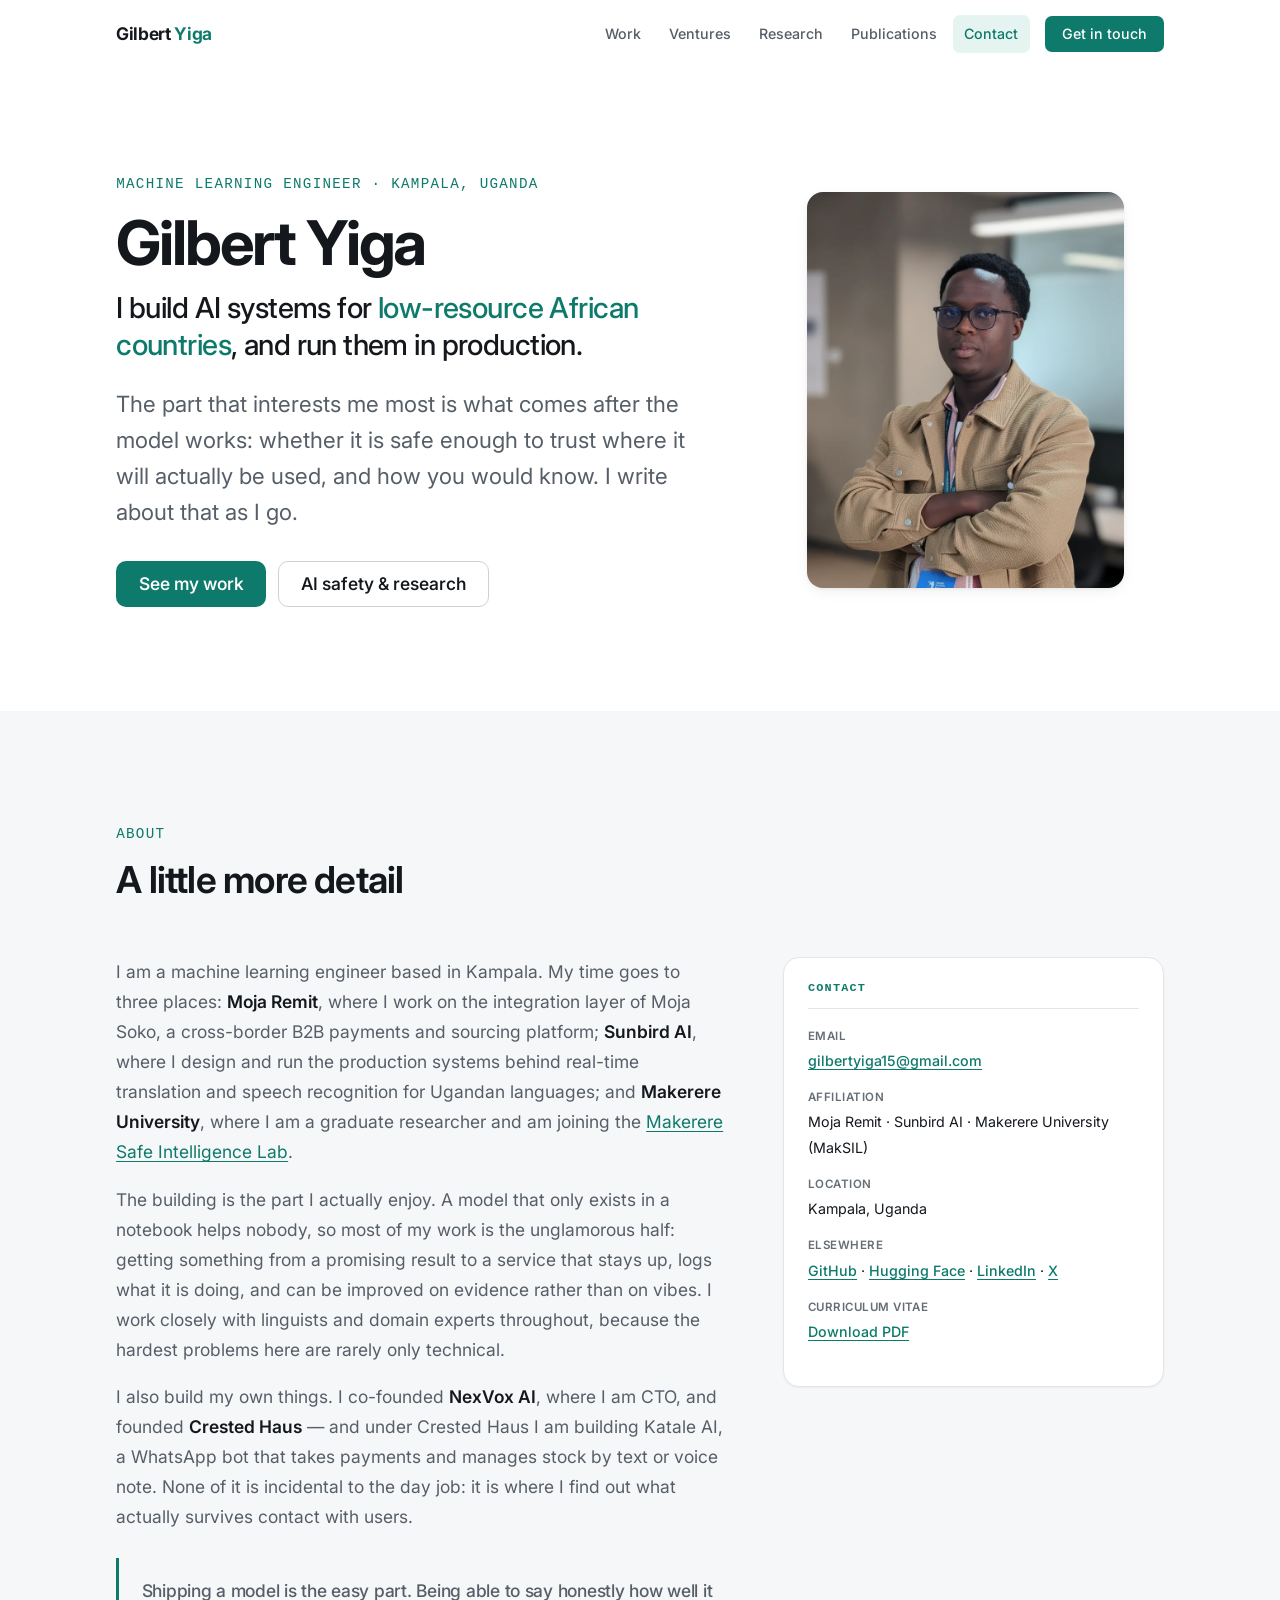
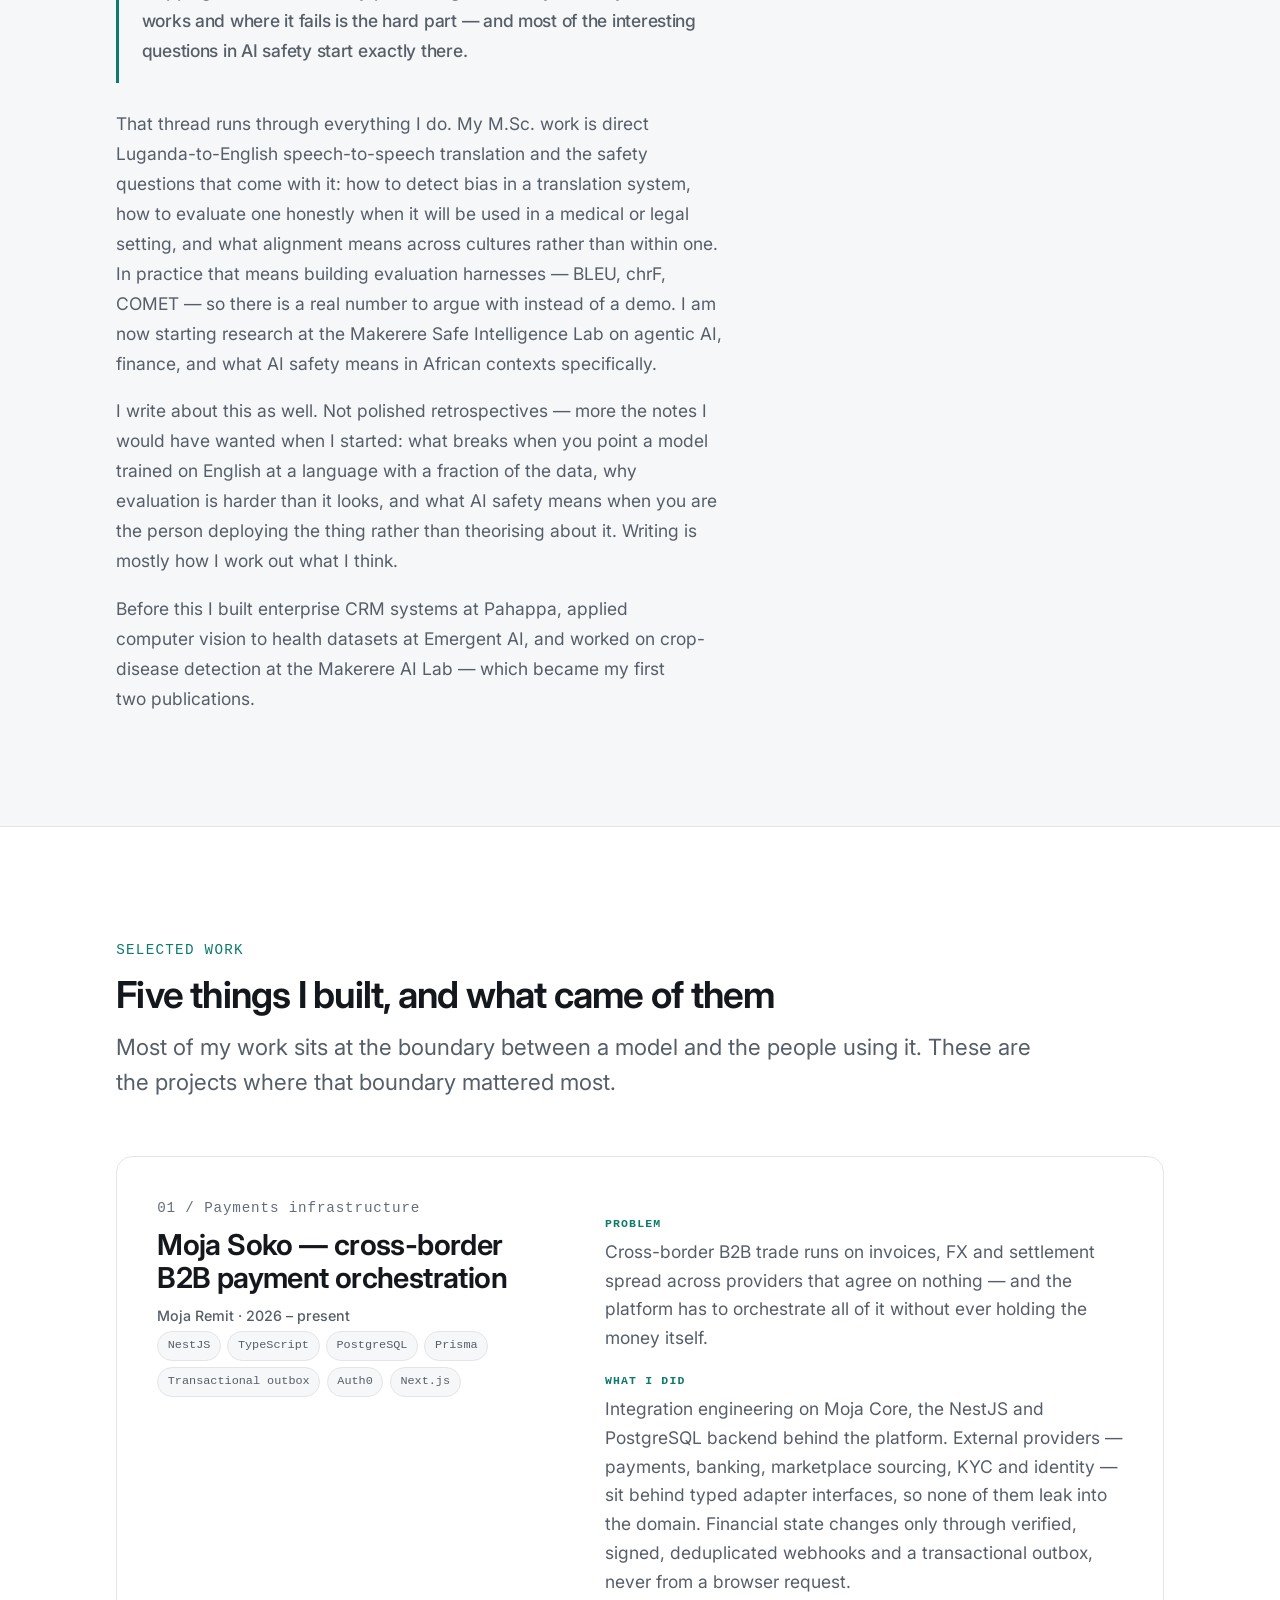
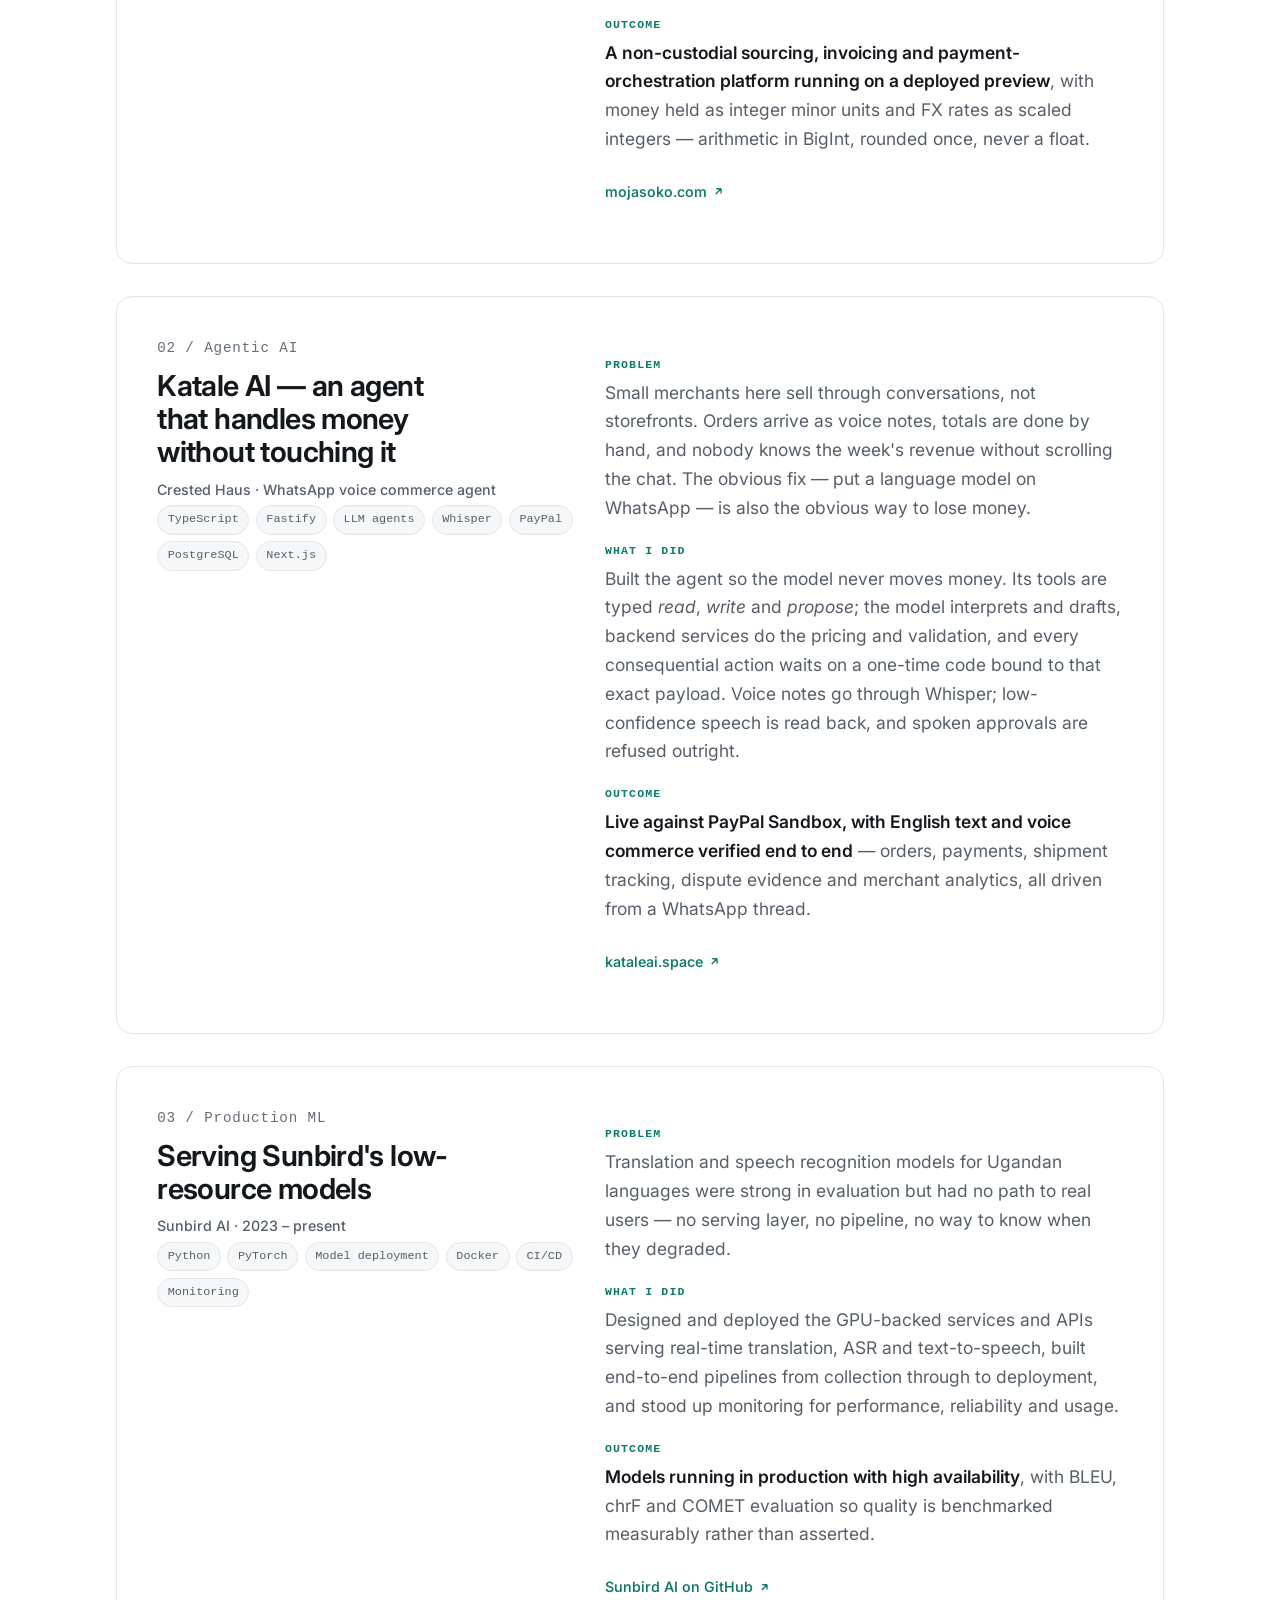
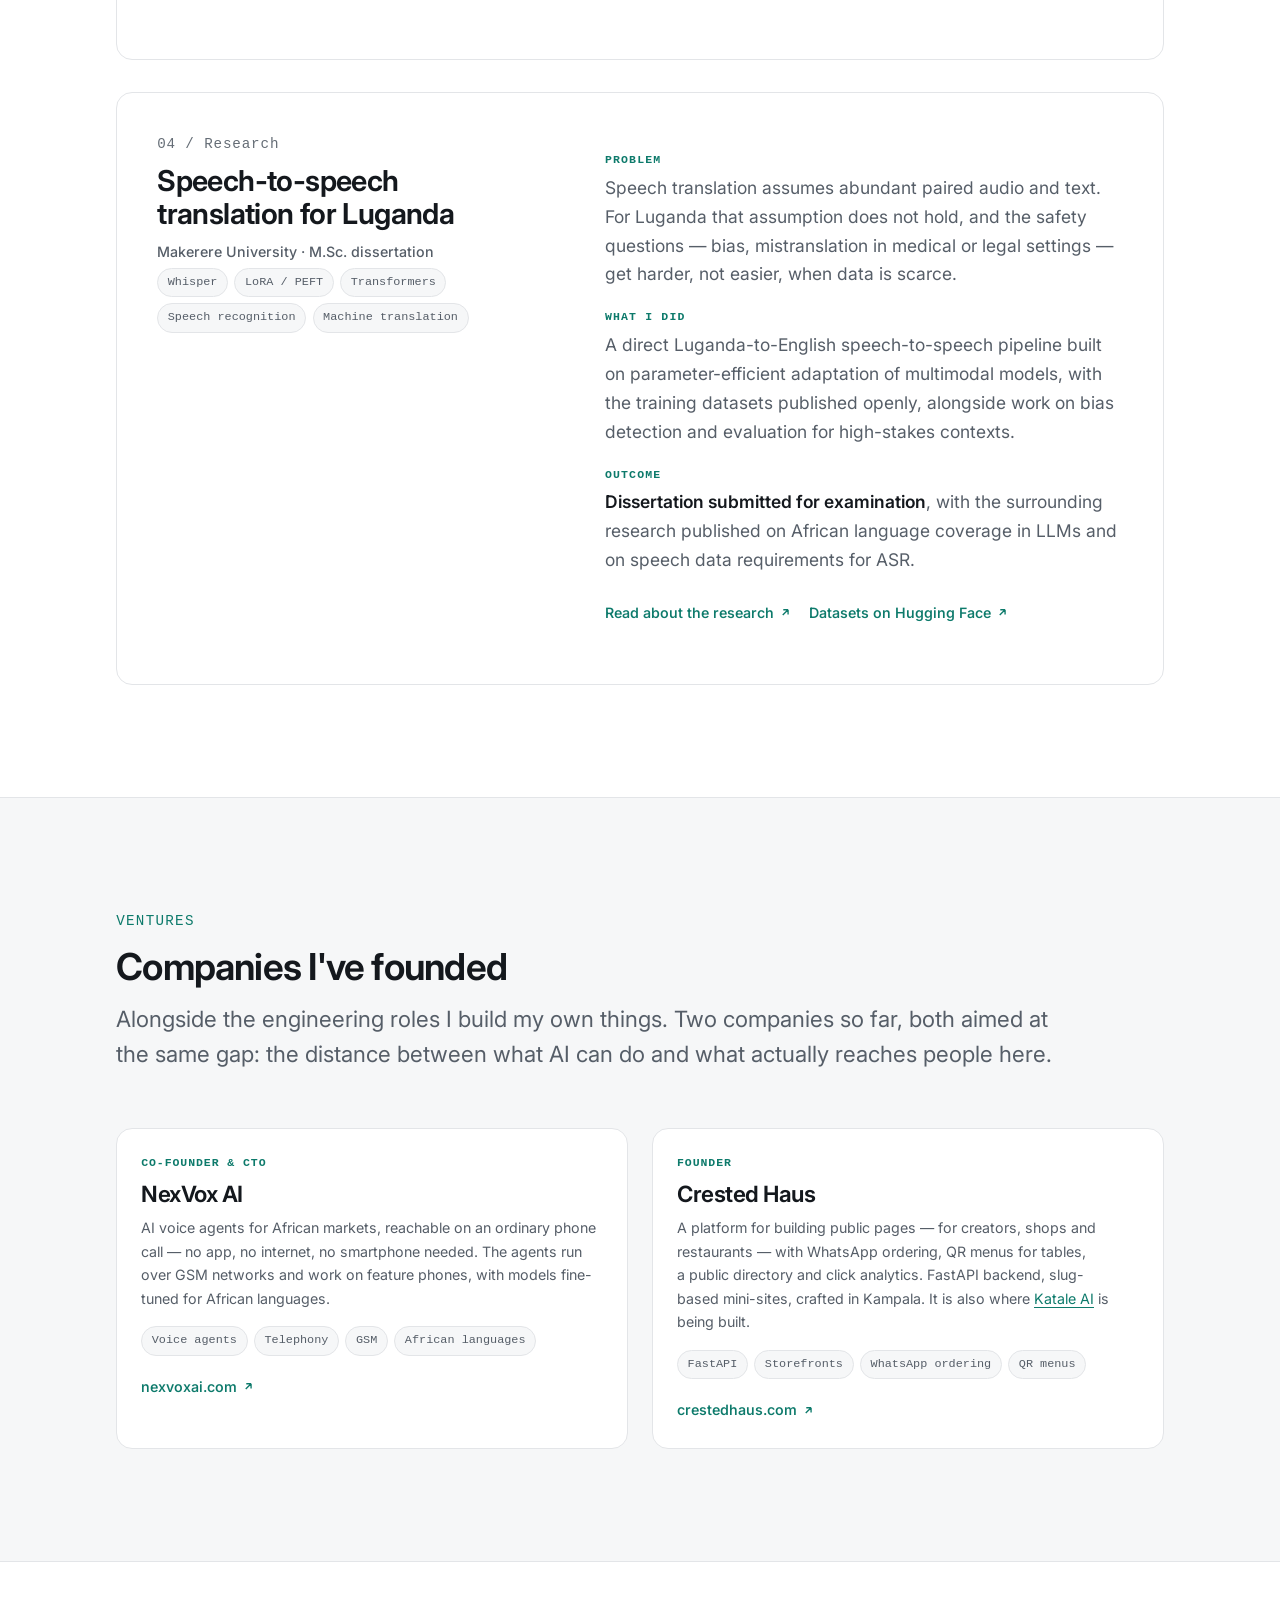
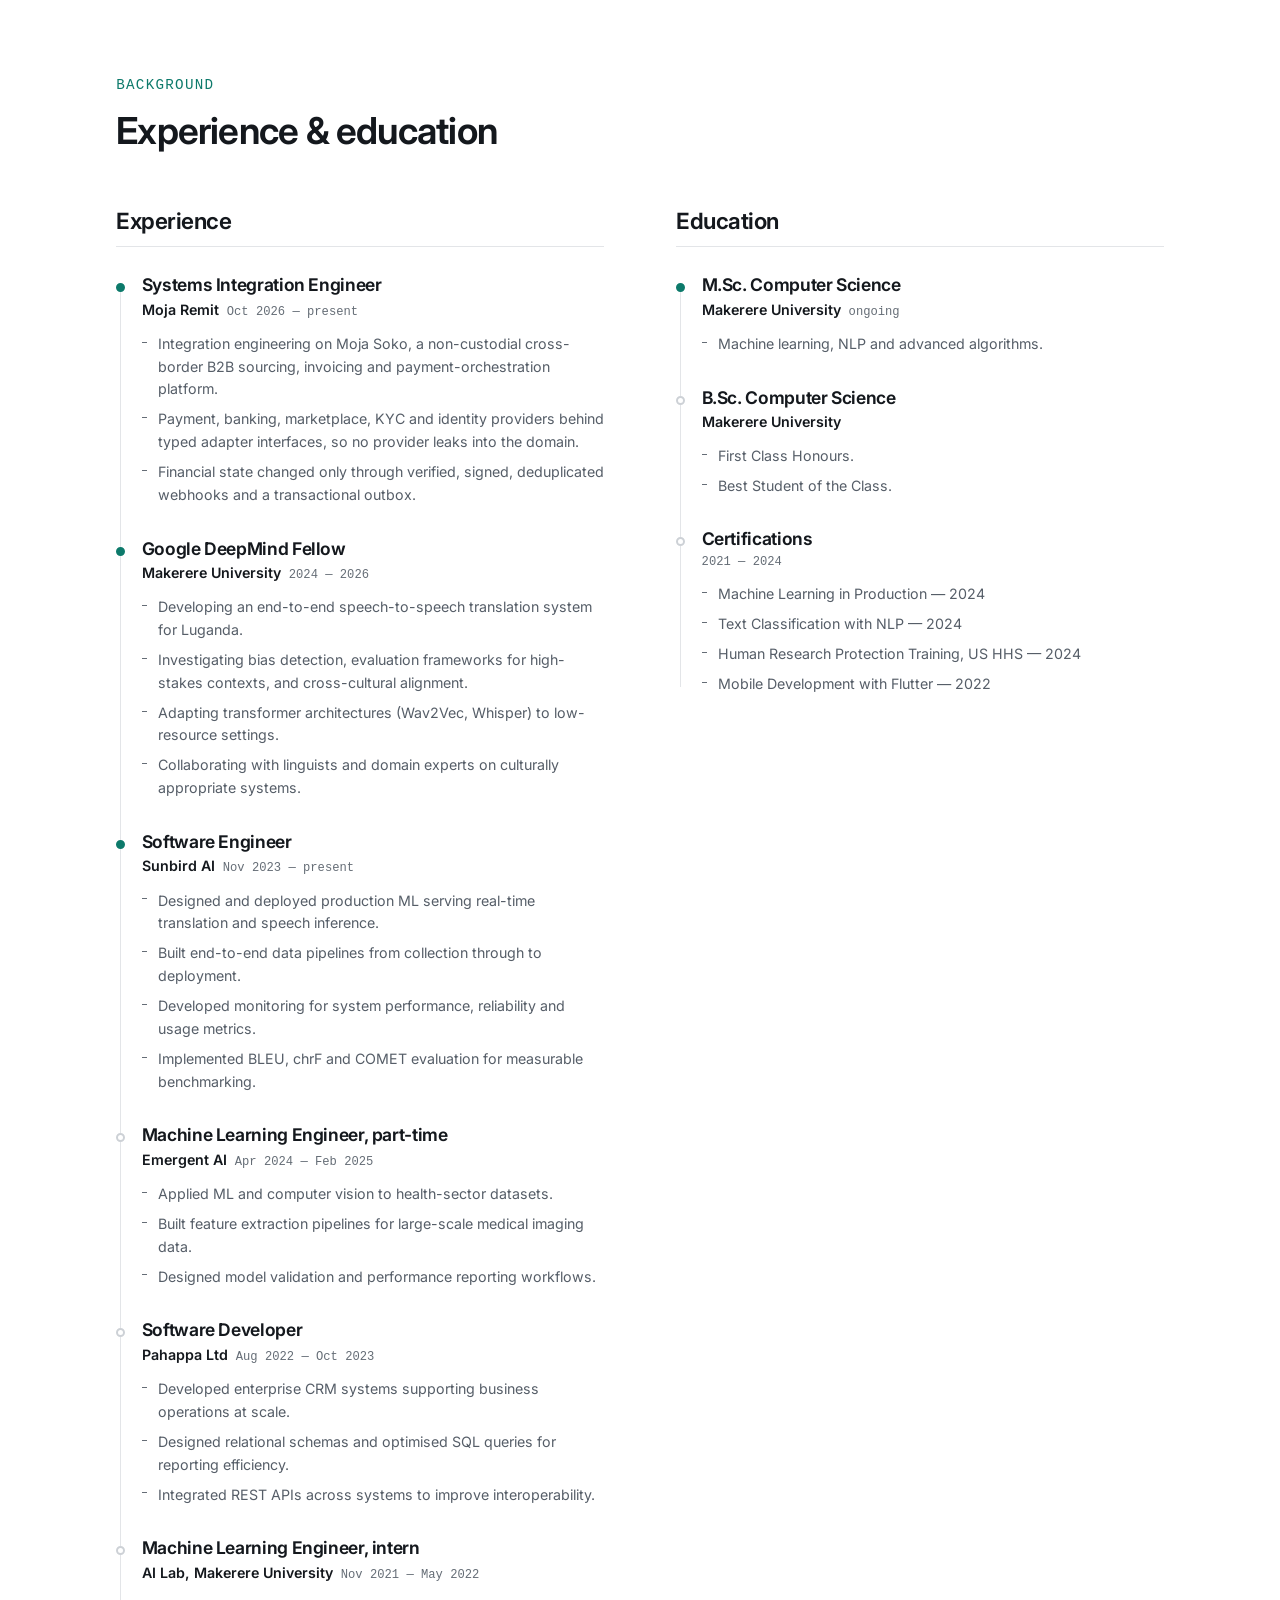
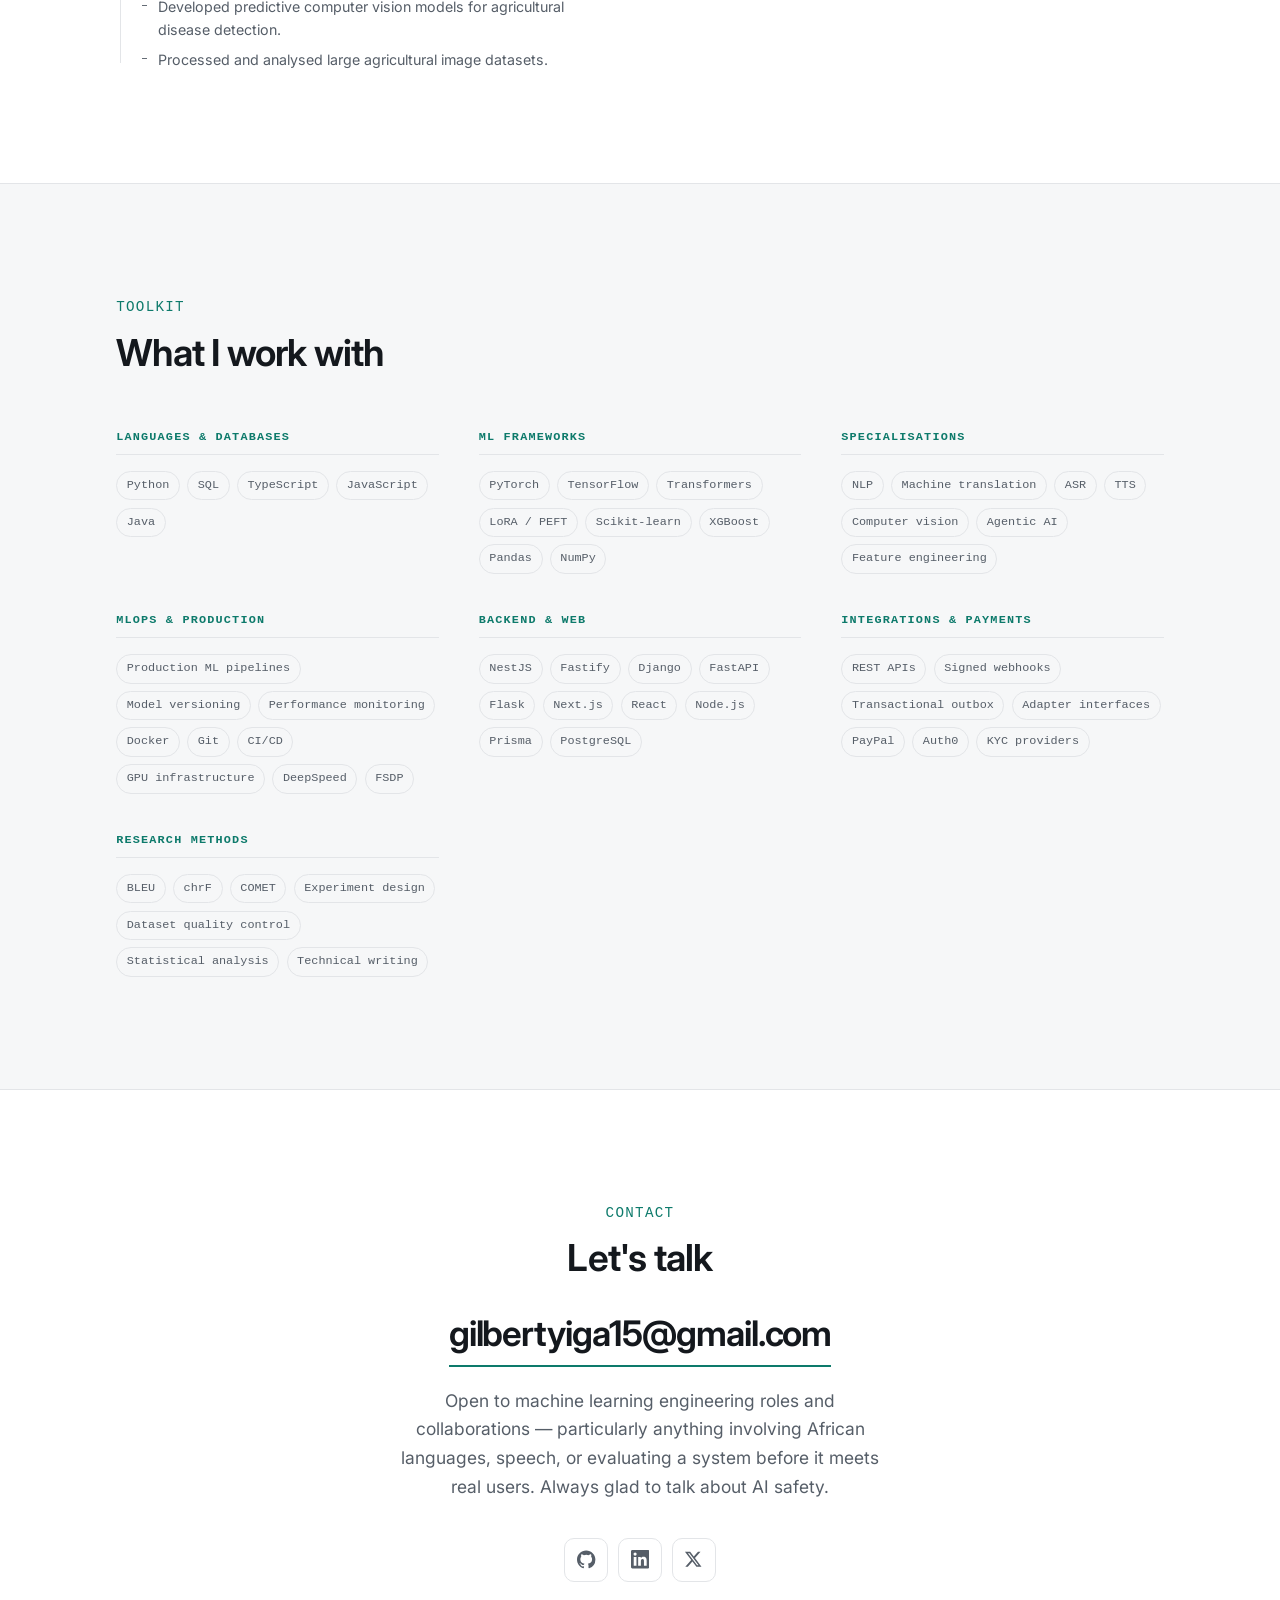
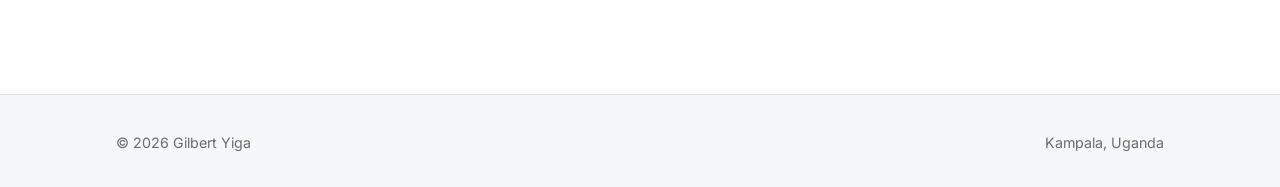
<file: index.html>
<!DOCTYPE html>
<html lang="en">

<head>
  <meta charset="utf-8">
  <meta name="viewport" content="width=device-width, initial-scale=1">

  <title>Gilbert Yiga — Machine Learning Engineer</title>
  <meta name="description" content="Gilbert Yiga is a machine learning engineer in Kampala, Uganda. He builds production ML at Sunbird AI, works on payments integration at Moja Remit, researches AI safety at the Makerere Safe Intelligence Lab, and founded NexVox AI and Crested Haus.">
  <meta name="author" content="Gilbert Yiga">
  <link rel="canonical" href="https://yigagilbert.github.io/">
  <meta name="theme-color" content="#0d7a6b" media="(prefers-color-scheme: light)">
  <meta name="theme-color" content="#0e1114" media="(prefers-color-scheme: dark)">

  <meta property="og:type" content="profile">
  <meta property="og:url" content="https://yigagilbert.github.io/">
  <meta property="og:title" content="Gilbert Yiga — Machine Learning Engineer">
  <meta property="og:description" content="I build machine learning systems for low-resource African languages and run them in production. I write about AI safety and how you evaluate a system before it meets real users.">
  <meta property="og:image" content="https://yigagilbert.github.io/img/gilbert-yiga.jpg">
  <meta property="og:image:alt" content="Portrait of Gilbert Yiga">
  <meta name="twitter:card" content="summary_large_image">
  <meta name="twitter:creator" content="@gilbert_yiga_">

  <link rel="icon" href="data:image/svg+xml,%3Csvg xmlns='http://www.w3.org/2000/svg' viewBox='0 0 100 100'%3E%3Crect width='100' height='100' rx='22' fill='%230d7a6b'/%3E%3Ctext x='50' y='68' font-family='Helvetica,Arial,sans-serif' font-size='50' font-weight='bold' fill='%23fff' text-anchor='middle'%3EGY%3C/text%3E%3C/svg%3E">

  <link rel="preconnect" href="https://fonts.googleapis.com">
  <link rel="preconnect" href="https://fonts.gstatic.com" crossorigin>
  <link rel="stylesheet" href="https://fonts.googleapis.com/css2?family=Inter:wght@400;500;600;700&display=swap">
  <link rel="stylesheet" href="css/style.css">

  <script type="application/ld+json">
  {
    "@context": "https://schema.org",
    "@type": "Person",
    "name": "Gilbert Yiga",
    "url": "https://yigagilbert.github.io/",
    "image": "https://yigagilbert.github.io/img/gilbert-yiga.jpg",
    "jobTitle": "Machine Learning Engineer",
    "worksFor": [
      { "@type": "Organization", "name": "Moja Remit" },
      { "@type": "Organization", "name": "Sunbird AI" },
      { "@type": "Organization", "name": "NexVox AI" }
    ],
    "affiliation": { "@type": "CollegeOrUniversity", "name": "Makerere University" },
    "alumniOf": { "@type": "CollegeOrUniversity", "name": "Makerere University" },
    "address": { "@type": "PostalAddress", "addressLocality": "Kampala", "addressCountry": "UG" },
    "knowsAbout": ["Machine Learning", "MLOps", "AI Safety", "Agentic AI", "Model Evaluation", "Systems Integration", "Payments Infrastructure", "Natural Language Processing", "Speech Recognition", "Machine Translation", "Low-resource languages", "Computer Vision"],
    "sameAs": [
      "https://github.com/yigagilbert",
      "https://huggingface.co/yigagilbert",
      "https://www.linkedin.com/in/yigagilbert/",
      "https://x.com/gilbert_yiga_",
      "https://nexvoxai.com/",
      "https://crestedhaus.com/"
    ]
  }
  </script>
</head>

<body>
  <a class="skip-link" href="#main">Skip to content</a>

  <header class="site-header" id="site-header">
    <div class="wrap">
      <a class="brand" href="index.html">Gilbert <span>Yiga</span></a>
      <nav class="nav" aria-label="Primary">
        <a href="#work">Work</a>
        <a href="#ventures">Ventures</a>
        <a href="research.html">Research</a>
        <a href="publications.html">Publications</a>
        <a href="#contact">Contact</a>
        <a class="btn btn--primary nav-cta" href="mailto:gilbertyiga15@gmail.com">Get in touch</a>
      </nav>
    </div>
  </header>

  <main id="main">

    <!-- ================= Hero ================= -->
    <section class="hero" id="top">
      <div class="wrap">
        <div class="hero__grid">
          <div>
            <p class="eyebrow">Machine Learning Engineer · Kampala, Uganda</p>
            <h1 class="hero__name">Gilbert Yiga</h1>
            <p class="hero__role">I build AI systems for <em>low-resource African countries</em>, and run them in production.</p>
            <p class="hero__bio">
              The part that interests me most is what comes after the model works:
              whether it is safe enough to trust where it will actually be used, and how
              you would know. I write about that as I go.
            </p>
            <div class="hero__actions">
              <a class="btn btn--primary" href="#work">See my work</a>
              <a class="btn btn--ghost" href="research.html">AI safety &amp; research</a>
            </div>
          </div>

          <figure class="hero__portrait">
            <picture>
              <source srcset="img/gilbert-yiga.webp" type="image/webp">
              <img src="img/gilbert-yiga.jpg" width="768" height="960"
                   alt="Gilbert Yiga, machine learning engineer" fetchpriority="high">
            </picture>
          </figure>
        </div>

      </div>
    </section>

    <!-- ================= About ================= -->
    <section class="section section--sunken" id="about">
      <div class="wrap">
        <div class="section-head">
          <p class="eyebrow">About</p>
          <h2 class="section-title">A little more detail</h2>
        </div>

        <div class="about__grid">
          <div class="prose">
            <p>
              I am a machine learning engineer based in Kampala. My time goes to three
              places: <strong>Moja Remit</strong>, where I work on the integration layer of Moja Soko,
              a cross-border B2B payments and sourcing platform; <strong>Sunbird AI</strong>, where I design and run the
              production systems behind real-time translation and speech recognition for
              Ugandan languages; and <strong>Makerere University</strong>, where I am a
              graduate researcher and am joining the
              <a href="https://maksil.net" target="_blank" rel="noopener">Makerere Safe
              Intelligence Lab</a>.
            </p>

            <p>
              The building is the part I actually enjoy. A model that only exists in a
              notebook helps nobody, so most of my work is the unglamorous half: getting
              something from a promising result to a service that stays up, logs what it is
              doing, and can be improved on evidence rather than on vibes. I work closely
              with linguists and domain experts throughout, because the hardest problems
              here are rarely only technical.
            </p>

            <p>
              I also build my own things. I co-founded <strong>NexVox AI</strong>, where I am
              CTO, and founded <strong>Crested Haus</strong> &mdash; and under Crested Haus I
              am building Katale AI, a WhatsApp bot that takes payments and manages stock by
              text or voice note. None of it is incidental to the day job: it is where I find
              out what actually survives contact with users.
            </p>

            <p class="pullquote">
              Shipping a model is the easy part. Being able to say honestly how well it
              works and where it fails is the hard part &mdash; and most of the interesting
              questions in AI safety start exactly there.
            </p>

            <p>
              That thread runs through everything I do. My M.Sc. work is direct
              Luganda-to-English speech-to-speech translation and the safety questions that
              come with it: how to detect bias in a translation system, how to evaluate one
              honestly when it will be used in a medical or legal setting, and what alignment
              means across cultures rather than within one. In practice that means building
              evaluation harnesses &mdash; BLEU, chrF, COMET &mdash; so there is a real
              number to argue with instead of a demo. I am now starting research at the
              Makerere Safe Intelligence Lab on agentic AI, finance, and what AI safety
              means in African contexts specifically.
            </p>

            <p>
              I write about this as well. Not polished retrospectives &mdash; more the
              notes I would have wanted when I started: what breaks when you point a model
              trained on English at a language with a fraction of the data, why evaluation
              is harder than it looks, and what AI safety means when you are the person
              deploying the thing rather than theorising about it. Writing is mostly how I
              work out what I think.
            </p>

            <p>
              Before this I built enterprise CRM systems at Pahappa, applied computer vision
              to health datasets at Emergent AI, and worked on crop-disease detection at the
              Makerere AI Lab &mdash; which became my first two publications.
            </p>
          </div>

          <aside class="card">
            <h3 class="card__title">Contact</h3>
            <dl class="card__rows">
              <div class="card__row">
                <dt>Email</dt>
                <dd><a href="mailto:gilbertyiga15@gmail.com">gilbertyiga15@gmail.com</a></dd>
              </div>
              <div class="card__row">
                <dt>Affiliation</dt>
                <dd>Moja Remit &middot; Sunbird AI &middot; Makerere University (MakSIL)</dd>
              </div>
              <div class="card__row">
                <dt>Location</dt>
                <dd>Kampala, Uganda</dd>
              </div>
              <div class="card__row">
                <dt>Elsewhere</dt>
                <dd>
                  <a href="https://github.com/yigagilbert" target="_blank" rel="noopener">GitHub</a> &middot;
                  <a href="https://huggingface.co/yigagilbert" target="_blank" rel="noopener">Hugging&nbsp;Face</a> &middot;
                  <a href="https://www.linkedin.com/in/yigagilbert/" target="_blank" rel="noopener">LinkedIn</a> &middot;
                  <a href="https://x.com/gilbert_yiga_" target="_blank" rel="noopener">X</a>
                </dd>
              </div>
              <div class="card__row">
                <dt>Curriculum vitae</dt>
                <dd><a href="yigagilbert_resume.pdf" download>Download PDF</a></dd>
              </div>
            </dl>
          </aside>
        </div>
      </div>
    </section>

    <!-- ================= Work ================= -->
    <section class="section" id="work">
      <div class="wrap">
        <div class="section-head">
          <p class="eyebrow">Selected work</p>
          <h2 class="section-title">Five things I built, and what came of them</h2>
          <p class="section-lede">
            Most of my work sits at the boundary between a model and the people using it.
            These are the projects where that boundary mattered most.
          </p>
        </div>

        <div class="cases">

          <article class="case reveal">
            <div>
              <p class="case__index">01 / Payments infrastructure</p>
              <h3 class="case__title">Moja Soko &mdash; cross-border B2B payment orchestration</h3>
              <p class="case__context">Moja Remit &middot; 2026 &ndash; present</p>
              <div class="tags">
                <span class="tag">NestJS</span>
                <span class="tag">TypeScript</span>
                <span class="tag">PostgreSQL</span>
                <span class="tag">Prisma</span>
                <span class="tag">Transactional outbox</span>
                <span class="tag">Auth0</span>
                <span class="tag">Next.js</span>
              </div>
            </div>
            <dl class="case__body">
              <div class="case__block">
                <dt>Problem</dt>
                <dd>Cross-border B2B trade runs on invoices, FX and settlement spread across providers that agree on nothing &mdash; and the platform has to orchestrate all of it without ever holding the money itself.</dd>
              </div>
              <div class="case__block">
                <dt>What I did</dt>
                <dd>Integration engineering on Moja Core, the NestJS and PostgreSQL backend behind the platform. External providers &mdash; payments, banking, marketplace sourcing, KYC and identity &mdash; sit behind typed adapter interfaces, so none of them leak into the domain. Financial state changes only through verified, signed, deduplicated webhooks and a transactional outbox, never from a browser request.</dd>
              </div>
              <div class="case__block">
                <dt>Outcome</dt>
                <dd><strong>A non-custodial sourcing, invoicing and payment-orchestration platform running on a deployed preview</strong>, with money held as integer minor units and FX rates as scaled integers &mdash; arithmetic in BigInt, rounded once, never a float.</dd>
              </div>
              <div class="case__links">
                <a class="link-arrow" href="https://mojasoko.com/" target="_blank" rel="noopener">
                  mojasoko.com
                  <svg viewBox="0 0 24 24" fill="none" stroke="currentColor" stroke-width="2.5" aria-hidden="true"><path d="M7 17L17 7M17 7H8M17 7v9"/></svg>
                </a>
              </div>
            </dl>
          </article>

          <article class="case reveal">
            <div>
              <p class="case__index">02 / Agentic AI</p>
              <h3 class="case__title">Katale AI &mdash; an agent that handles money without touching it</h3>
              <p class="case__context">Crested Haus &middot; WhatsApp voice commerce agent</p>
              <div class="tags">
                <span class="tag">TypeScript</span>
                <span class="tag">Fastify</span>
                <span class="tag">LLM agents</span>
                <span class="tag">Whisper</span>
                <span class="tag">PayPal</span>
                <span class="tag">PostgreSQL</span>
                <span class="tag">Next.js</span>
              </div>
            </div>
            <dl class="case__body">
              <div class="case__block">
                <dt>Problem</dt>
                <dd>Small merchants here sell through conversations, not storefronts. Orders arrive as voice notes, totals are done by hand, and nobody knows the week's revenue without scrolling the chat. The obvious fix &mdash; put a language model on WhatsApp &mdash; is also the obvious way to lose money.</dd>
              </div>
              <div class="case__block">
                <dt>What I did</dt>
                <dd>Built the agent so the model never moves money. Its tools are typed <em>read</em>, <em>write</em> and <em>propose</em>; the model interprets and drafts, backend services do the pricing and validation, and every consequential action waits on a one-time code bound to that exact payload. Voice notes go through Whisper; low-confidence speech is read back, and spoken approvals are refused outright.</dd>
              </div>
              <div class="case__block">
                <dt>Outcome</dt>
                <dd><strong>Live against PayPal Sandbox, with English text and voice commerce verified end to end</strong> &mdash; orders, payments, shipment tracking, dispute evidence and merchant analytics, all driven from a WhatsApp thread.</dd>
              </div>
              <div class="case__links">
                <a class="link-arrow" href="https://kataleai.space" target="_blank" rel="noopener">
                  kataleai.space
                  <svg viewBox="0 0 24 24" fill="none" stroke="currentColor" stroke-width="2.5" aria-hidden="true"><path d="M7 17L17 7M17 7H8M17 7v9"/></svg>
                </a>
              </div>
            </dl>
          </article>

          <article class="case reveal">
            <div>
              <p class="case__index">03 / Production ML</p>
              <h3 class="case__title">Serving Sunbird's low-resource models</h3>
              <p class="case__context">Sunbird AI &middot; 2023 &ndash; present</p>
              <div class="tags">
                <span class="tag">Python</span>
                <span class="tag">PyTorch</span>
                <span class="tag">Model deployment</span>
                <span class="tag">Docker</span>
                <span class="tag">CI/CD</span>
                <span class="tag">Monitoring</span>
              </div>
            </div>
            <dl class="case__body">
              <div class="case__block">
                <dt>Problem</dt>
                <dd>Translation and speech recognition models for Ugandan languages were strong in evaluation but had no path to real users &mdash; no serving layer, no pipeline, no way to know when they degraded.</dd>
              </div>
              <div class="case__block">
                <dt>What I did</dt>
                <dd>Designed and deployed the GPU-backed services and APIs serving real-time translation, ASR and text-to-speech, built end-to-end pipelines from collection through to deployment, and stood up monitoring for performance, reliability and usage.</dd>
              </div>
              <div class="case__block">
                <dt>Outcome</dt>
                <dd><strong>Models running in production with high availability</strong>, with BLEU, chrF and COMET evaluation so quality is benchmarked measurably rather than asserted.</dd>
              </div>
              <div class="case__links">
                <a class="link-arrow" href="https://github.com/SunbirdAI" target="_blank" rel="noopener">
                  Sunbird AI on GitHub
                  <svg viewBox="0 0 24 24" fill="none" stroke="currentColor" stroke-width="2.5" aria-hidden="true"><path d="M7 17L17 7M17 7H8M17 7v9"/></svg>
                </a>
              </div>
            </dl>
          </article>

          <article class="case reveal">
            <div>
              <p class="case__index">04 / Research</p>
              <h3 class="case__title">Speech-to-speech translation for Luganda</h3>
              <p class="case__context">Makerere University &middot; M.Sc. dissertation</p>
              <div class="tags">
                <span class="tag">Whisper</span>
                <span class="tag">LoRA / PEFT</span>
                <span class="tag">Transformers</span>
                <span class="tag">Speech recognition</span>
                <span class="tag">Machine translation</span>
              </div>
            </div>
            <dl class="case__body">
              <div class="case__block">
                <dt>Problem</dt>
                <dd>Speech translation assumes abundant paired audio and text. For Luganda that assumption does not hold, and the safety questions &mdash; bias, mistranslation in medical or legal settings &mdash; get harder, not easier, when data is scarce.</dd>
              </div>
              <div class="case__block">
                <dt>What I did</dt>
                <dd>A direct Luganda-to-English speech-to-speech pipeline built on parameter-efficient adaptation of multimodal models, with the training datasets published openly, alongside work on bias detection and evaluation for high-stakes contexts.</dd>
              </div>
              <div class="case__block">
                <dt>Outcome</dt>
                <dd><strong>Dissertation submitted for examination</strong>, with the surrounding research published on African language coverage in LLMs and on speech data requirements for ASR.</dd>
              </div>
              <div class="case__links">
                <a class="link-arrow" href="research.html">
                  Read about the research
                  <svg viewBox="0 0 24 24" fill="none" stroke="currentColor" stroke-width="2.5" aria-hidden="true"><path d="M7 17L17 7M17 7H8M17 7v9"/></svg>
                </a>
                <a class="link-arrow" href="https://huggingface.co/yigagilbert" target="_blank" rel="noopener">
                  Datasets on Hugging Face
                  <svg viewBox="0 0 24 24" fill="none" stroke="currentColor" stroke-width="2.5" aria-hidden="true"><path d="M7 17L17 7M17 7H8M17 7v9"/></svg>
                </a>
              </div>
            </dl>
          </article>

        </div>

      </div>
    </section>

    <!-- ================= Ventures ================= -->
    <section class="section section--sunken" id="ventures">
      <div class="wrap">
        <div class="section-head">
          <p class="eyebrow">Ventures</p>
          <h2 class="section-title">Companies I've founded</h2>
          <p class="section-lede">
            Alongside the engineering roles I build my own things. Two companies so far, both
            aimed at the same gap: the distance between what AI can do and what actually reaches
            people here.
          </p>
        </div>

        <div class="areas">

          <article class="area">
            <p class="area__role">Co-founder &amp; CTO</p>
            <h3 class="area__title">NexVox AI</h3>
            <p class="area__body">
              AI voice agents for African markets, reachable on an ordinary phone call &mdash; no app, no
              internet, no smartphone needed. The agents run over GSM networks and work on feature phones,
              with models fine-tuned for African languages.
            </p>
            <div class="tags">
              <span class="tag">Voice agents</span>
              <span class="tag">Telephony</span>
              <span class="tag">GSM</span>
              <span class="tag">African languages</span>
            </div>
            <p class="area__link">
              <a class="link-arrow" href="https://nexvoxai.com/" target="_blank" rel="noopener">nexvoxai.com <svg viewBox="0 0 24 24" fill="none" stroke="currentColor" stroke-width="2.5" aria-hidden="true"><path d="M7 17L17 7M17 7H8M17 7v9"/></svg></a>
            </p>
          </article>

          <article class="area">
            <p class="area__role">Founder</p>
            <h3 class="area__title">Crested Haus</h3>
            <p class="area__body">
              A platform for building public pages &mdash; for creators, shops and restaurants &mdash; with
              WhatsApp ordering, QR menus for tables, a public directory and click analytics. FastAPI
              backend, slug-based mini-sites, crafted in Kampala. It is also where
              <a href="#work">Katale AI</a> is being built.
            </p>
            <div class="tags">
              <span class="tag">FastAPI</span>
              <span class="tag">Storefronts</span>
              <span class="tag">WhatsApp ordering</span>
              <span class="tag">QR menus</span>
            </div>
            <p class="area__link">
              <a class="link-arrow" href="https://crestedhaus.com/" target="_blank" rel="noopener">crestedhaus.com <svg viewBox="0 0 24 24" fill="none" stroke="currentColor" stroke-width="2.5" aria-hidden="true"><path d="M7 17L17 7M17 7H8M17 7v9"/></svg></a>
            </p>
          </article>

        </div>
      </div>
    </section>

    <!-- ================= Experience ================= -->
    <section class="section" id="experience">
      <div class="wrap">
        <div class="section-head">
          <p class="eyebrow">Background</p>
          <h2 class="section-title">Experience &amp; education</h2>
        </div>

        <div class="columns">
          <div>
            <h3 class="column__title">Experience</h3>
            <div class="timeline">

              <article class="entry" data-current="true">
                <h4 class="entry__role">Systems Integration Engineer</h4>
                <p class="entry__meta">
                  <span class="entry__org">Moja Remit</span>
                  <span class="entry__dates">Oct 2026 — present</span>
                </p>
                <ul class="entry__points">
                  <li>Integration engineering on Moja Soko, a non-custodial cross-border B2B sourcing, invoicing and payment-orchestration platform.</li>
                  <li>Payment, banking, marketplace, KYC and identity providers behind typed adapter interfaces, so no provider leaks into the domain.</li>
                  <li>Financial state changed only through verified, signed, deduplicated webhooks and a transactional outbox.</li>
                </ul>
              </article>

              <article class="entry" data-current="true">
                <h4 class="entry__role">Google DeepMind Fellow</h4>
                <p class="entry__meta">
                  <span class="entry__org">Makerere University</span>
                  <span class="entry__dates">2024 — 2026</span>
                </p>
                <ul class="entry__points">
                  <li>Developing an end-to-end speech-to-speech translation system for Luganda.</li>
                  <li>Investigating bias detection, evaluation frameworks for high-stakes contexts, and cross-cultural alignment.</li>
                  <li>Adapting transformer architectures (Wav2Vec, Whisper) to low-resource settings.</li>
                  <li>Collaborating with linguists and domain experts on culturally appropriate systems.</li>
                </ul>
              </article>

              <article class="entry" data-current="true">
                <h4 class="entry__role">Software Engineer</h4>
                <p class="entry__meta">
                  <span class="entry__org">Sunbird AI</span>
                  <span class="entry__dates">Nov 2023 — present</span>
                </p>
                <ul class="entry__points">
                  <li>Designed and deployed production ML serving real-time translation and speech inference.</li>
                  <li>Built end-to-end data pipelines from collection through to deployment.</li>
                  <li>Developed monitoring for system performance, reliability and usage metrics.</li>
                  <li>Implemented BLEU, chrF and COMET evaluation for measurable benchmarking.</li>
                </ul>
              </article>

              <article class="entry">
                <h4 class="entry__role">Machine Learning Engineer, part-time</h4>
                <p class="entry__meta">
                  <span class="entry__org">Emergent AI</span>
                  <span class="entry__dates">Apr 2024 — Feb 2025</span>
                </p>
                <ul class="entry__points">
                  <li>Applied ML and computer vision to health-sector datasets.</li>
                  <li>Built feature extraction pipelines for large-scale medical imaging data.</li>
                  <li>Designed model validation and performance reporting workflows.</li>
                </ul>
              </article>

              <article class="entry">
                <h4 class="entry__role">Software Developer</h4>
                <p class="entry__meta">
                  <span class="entry__org">Pahappa Ltd</span>
                  <span class="entry__dates">Aug 2022 — Oct 2023</span>
                </p>
                <ul class="entry__points">
                  <li>Developed enterprise CRM systems supporting business operations at scale.</li>
                  <li>Designed relational schemas and optimised SQL queries for reporting efficiency.</li>
                  <li>Integrated REST APIs across systems to improve interoperability.</li>
                </ul>
              </article>

              <article class="entry">
                <h4 class="entry__role">Machine Learning Engineer, intern</h4>
                <p class="entry__meta">
                  <span class="entry__org">AI Lab, Makerere University</span>
                  <span class="entry__dates">Nov 2021 — May 2022</span>
                </p>
                <ul class="entry__points">
                  <li>Developed predictive computer vision models for agricultural disease detection.</li>
                  <li>Processed and analysed large agricultural image datasets.</li>
                </ul>
              </article>

            </div>
          </div>

          <div>
            <h3 class="column__title">Education</h3>
            <div class="timeline">

              <article class="entry" data-current="true">
                <h4 class="entry__role">M.Sc. Computer Science</h4>
                <p class="entry__meta">
                  <span class="entry__org">Makerere University</span>
                  <span class="entry__dates">ongoing</span>
                </p>
                <ul class="entry__points">
                  <li>Machine learning, NLP and advanced algorithms.</li>
                </ul>
              </article>

              <article class="entry">
                <h4 class="entry__role">B.Sc. Computer Science</h4>
                <p class="entry__meta">
                  <span class="entry__org">Makerere University</span>
                </p>
                <ul class="entry__points">
                  <li>First Class Honours.</li>
                  <li>Best Student of the Class.</li>
                </ul>
              </article>

              <article class="entry">
                <h4 class="entry__role">Certifications</h4>
                <p class="entry__meta">
                  <span class="entry__dates">2021 — 2024</span>
                </p>
                <ul class="entry__points">
                  <li>Machine Learning in Production — 2024</li>
                  <li>Text Classification with NLP — 2024</li>
                  <li>Human Research Protection Training, US HHS — 2024</li>
                  <li>Mobile Development with Flutter — 2022</li>
                </ul>
              </article>

            </div>
          </div>
        </div>
      </div>
    </section>

    <!-- ================= Skills ================= -->
    <section class="section section--sunken" id="skills">
      <div class="wrap">
        <div class="section-head">
          <p class="eyebrow">Toolkit</p>
          <h2 class="section-title">What I work with</h2>
        </div>

        <div class="skills">
          <div class="skillset">
            <h3 class="skillset__title">Languages &amp; databases</h3>
            <div class="skillset__list">
              <span class="tag">Python</span>
              <span class="tag">SQL</span>
              <span class="tag">TypeScript</span>
              <span class="tag">JavaScript</span>
              <span class="tag">Java</span>
            </div>
          </div>

          <div class="skillset">
            <h3 class="skillset__title">ML frameworks</h3>
            <div class="skillset__list">
              <span class="tag">PyTorch</span>
              <span class="tag">TensorFlow</span>
              <span class="tag">Transformers</span>
              <span class="tag">LoRA / PEFT</span>
              <span class="tag">Scikit-learn</span>
              <span class="tag">XGBoost</span>
              <span class="tag">Pandas</span>
              <span class="tag">NumPy</span>
            </div>
          </div>

          <div class="skillset">
            <h3 class="skillset__title">Specialisations</h3>
            <div class="skillset__list">
              <span class="tag">NLP</span>
              <span class="tag">Machine translation</span>
              <span class="tag">ASR</span>
              <span class="tag">TTS</span>
              <span class="tag">Computer vision</span>
              <span class="tag">Agentic AI</span>
              <span class="tag">Feature engineering</span>
            </div>
          </div>

          <div class="skillset">
            <h3 class="skillset__title">MLOps &amp; production</h3>
            <div class="skillset__list">
              <span class="tag">Production ML pipelines</span>
              <span class="tag">Model versioning</span>
              <span class="tag">Performance monitoring</span>
              <span class="tag">Docker</span>
              <span class="tag">Git</span>
              <span class="tag">CI/CD</span>
              <span class="tag">GPU infrastructure</span>
              <span class="tag">DeepSpeed</span>
              <span class="tag">FSDP</span>
            </div>
          </div>

          <div class="skillset">
            <h3 class="skillset__title">Backend &amp; web</h3>
            <div class="skillset__list">
              <span class="tag">NestJS</span>
              <span class="tag">Fastify</span>
              <span class="tag">Django</span>
              <span class="tag">FastAPI</span>
              <span class="tag">Flask</span>
              <span class="tag">Next.js</span>
              <span class="tag">React</span>
              <span class="tag">Node.js</span>
              <span class="tag">Prisma</span>
              <span class="tag">PostgreSQL</span>
            </div>
          </div>

          <div class="skillset">
            <h3 class="skillset__title">Integrations &amp; payments</h3>
            <div class="skillset__list">
              <span class="tag">REST APIs</span>
              <span class="tag">Signed webhooks</span>
              <span class="tag">Transactional outbox</span>
              <span class="tag">Adapter interfaces</span>
              <span class="tag">PayPal</span>
              <span class="tag">Auth0</span>
              <span class="tag">KYC providers</span>
            </div>
          </div>

          <div class="skillset">
            <h3 class="skillset__title">Research methods</h3>
            <div class="skillset__list">
              <span class="tag">BLEU</span>
              <span class="tag">chrF</span>
              <span class="tag">COMET</span>
              <span class="tag">Experiment design</span>
              <span class="tag">Dataset quality control</span>
              <span class="tag">Statistical analysis</span>
              <span class="tag">Technical writing</span>
            </div>
          </div>
        </div>
      </div>
    </section>

    <!-- ================= Contact ================= -->
    <section class="section" id="contact">
      <div class="wrap contact">
        <p class="eyebrow">Contact</p>
        <h2 class="section-title">Let's talk</h2>
        <a class="contact__mail" href="mailto:gilbertyiga15@gmail.com">gilbertyiga15@gmail.com</a>
        <p class="contact__note">
          Open to machine learning engineering roles and collaborations — particularly
          anything involving African languages, speech, or evaluating a system before it
          meets real users. Always glad to talk about AI safety.
        </p>

        <div class="socials">
          <a class="social" href="https://github.com/yigagilbert" target="_blank" rel="noopener" aria-label="GitHub">
            <svg viewBox="0 0 24 24" aria-hidden="true"><path d="M12 .5C5.37.5 0 5.87 0 12.5c0 5.3 3.44 9.8 8.21 11.39.6.11.82-.26.82-.58v-2.03c-3.34.73-4.04-1.61-4.04-1.61-.55-1.39-1.34-1.76-1.34-1.76-1.09-.75.08-.73.08-.73 1.2.08 1.84 1.24 1.84 1.24 1.07 1.83 2.81 1.3 3.5.99.11-.78.42-1.31.76-1.61-2.67-.3-5.47-1.33-5.47-5.93 0-1.31.47-2.38 1.24-3.22-.13-.3-.54-1.52.11-3.18 0 0 1.01-.32 3.3 1.23a11.5 11.5 0 0 1 6.01 0c2.29-1.55 3.3-1.23 3.3-1.23.65 1.66.24 2.88.12 3.18.77.84 1.23 1.91 1.23 3.22 0 4.61-2.81 5.62-5.49 5.92.43.37.82 1.1.82 2.22v3.29c0 .32.22.7.83.58A12.01 12.01 0 0 0 24 12.5C24 5.87 18.63.5 12 .5z"/></svg>
          </a>
          <a class="social" href="https://www.linkedin.com/in/yigagilbert/" target="_blank" rel="noopener" aria-label="LinkedIn">
            <svg viewBox="0 0 24 24" aria-hidden="true"><path d="M20.45 20.45h-3.55v-5.57c0-1.33-.02-3.04-1.85-3.04-1.85 0-2.14 1.45-2.14 2.94v5.67H9.35V9h3.41v1.56h.05c.47-.9 1.63-1.85 3.36-1.85 3.6 0 4.27 2.37 4.27 5.45v6.29zM5.34 7.43a2.06 2.06 0 1 1 0-4.13 2.06 2.06 0 0 1 0 4.13zM7.12 20.45H3.55V9h3.57v11.45zM22.22 0H1.77C.79 0 0 .77 0 1.72v20.56C0 23.23.79 24 1.77 24h20.45c.98 0 1.78-.77 1.78-1.72V1.72C24 .77 23.2 0 22.22 0z"/></svg>
          </a>
          <a class="social" href="https://x.com/gilbert_yiga_" target="_blank" rel="noopener" aria-label="X">
            <svg viewBox="0 0 24 24" aria-hidden="true"><path d="M18.24 2.25h3.31l-7.23 8.26 8.5 11.24h-6.65l-5.22-6.82-5.96 6.82H1.68l7.73-8.84L1.25 2.25h6.82l4.71 6.23 5.46-6.23zm-1.16 17.52h1.83L7.08 4.13H5.11l11.97 15.64z"/></svg>
          </a>
        </div>
      </div>
    </section>

  </main>

  <footer class="site-footer">
    <div class="wrap">
      <p>&copy; <span id="year">2026</span> Gilbert Yiga</p>
      <p>Kampala, Uganda</p>
    </div>
  </footer>

  <script src="js/main.js" defer></script>
</body>

</html>
</file>
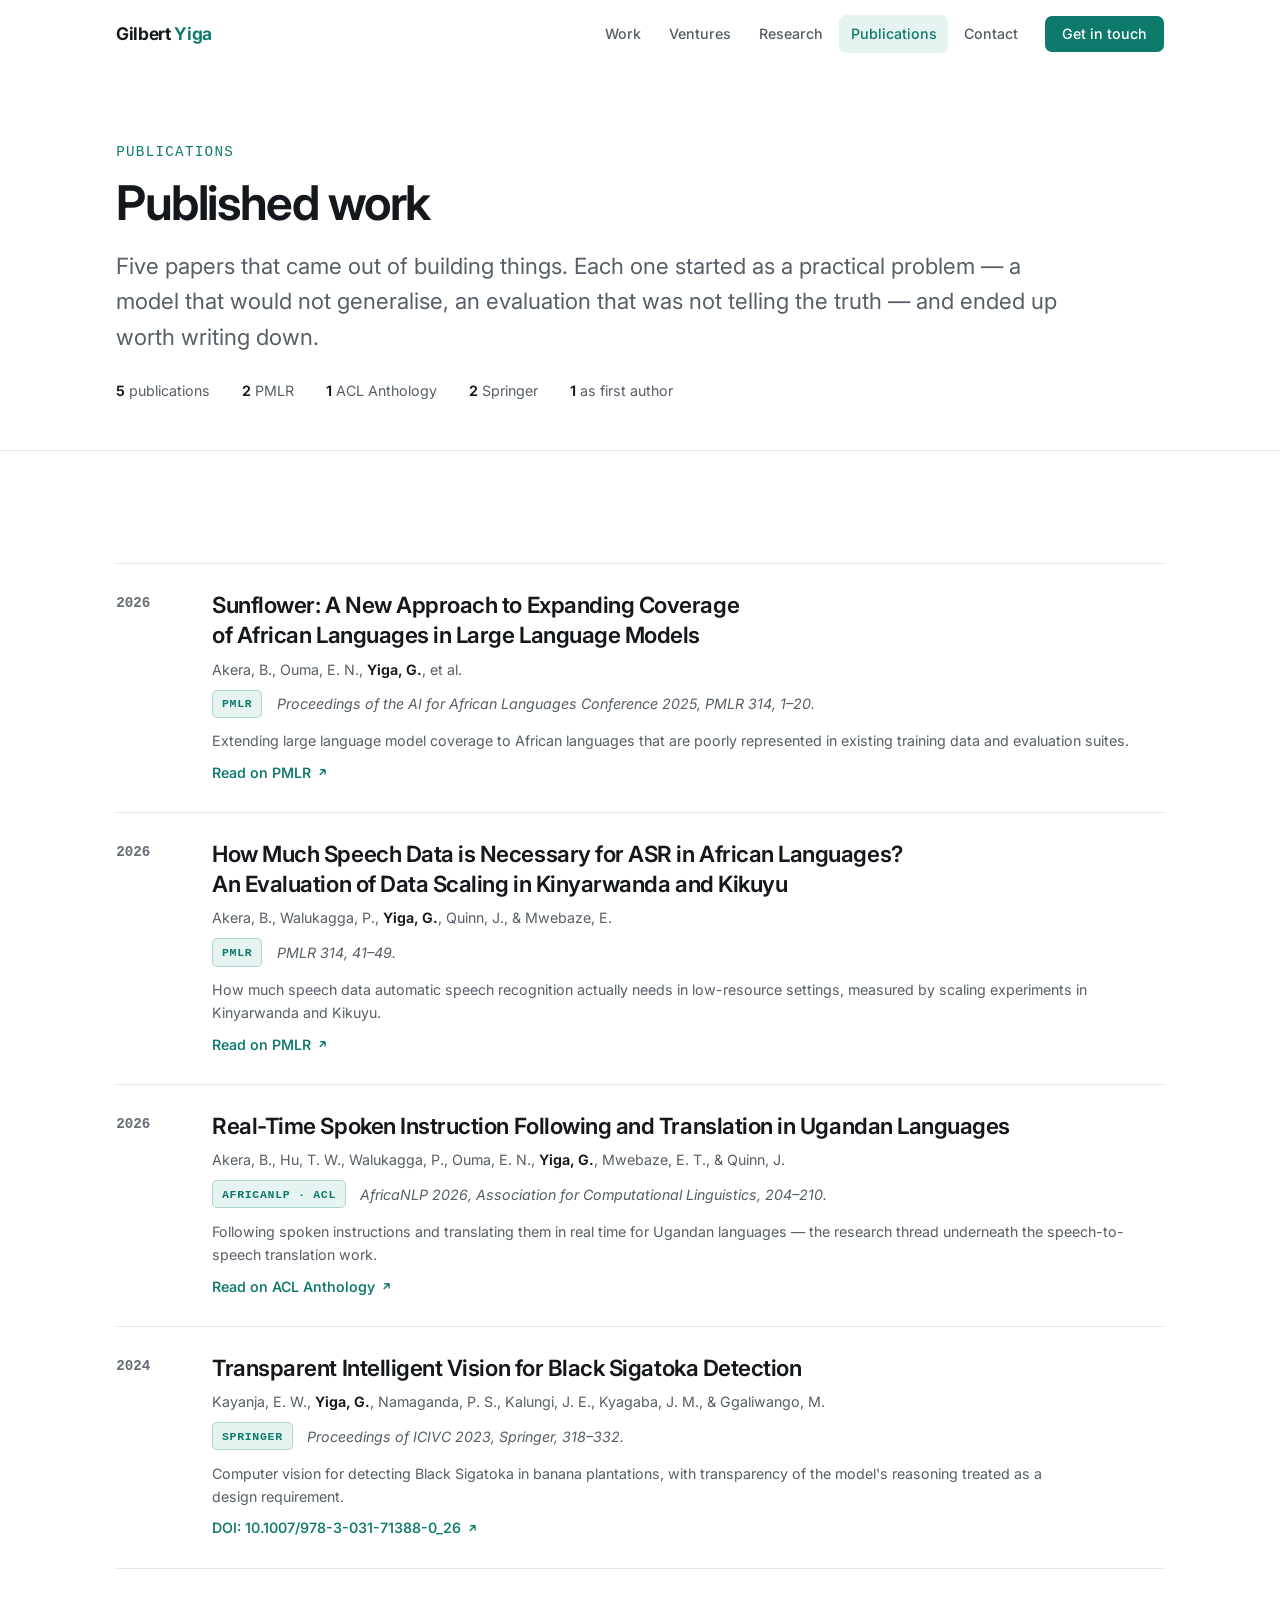
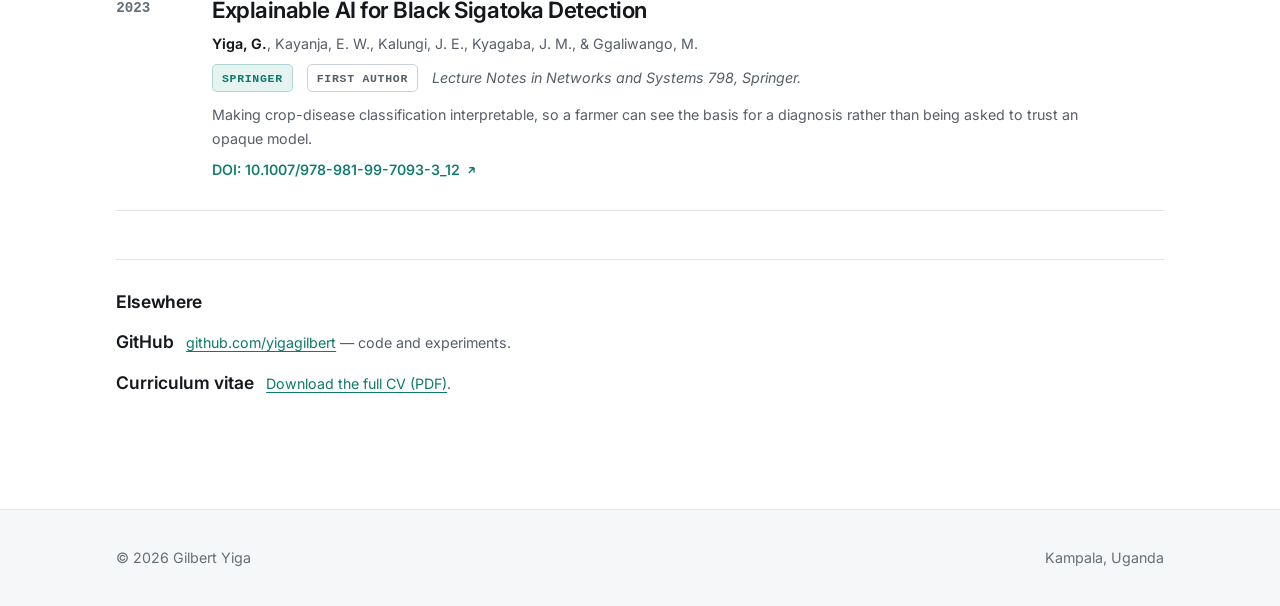
<file: publications.html>
<!DOCTYPE html>
<html lang="en">

<head>
  <meta charset="utf-8">
  <meta name="viewport" content="width=device-width, initial-scale=1">

  <title>Publications — Gilbert Yiga</title>
  <meta name="description" content="Five peer-reviewed papers by Gilbert Yiga, published with PMLR, the ACL Anthology and Springer, on African language coverage in LLMs, speech data scaling for ASR, real-time spoken translation, and explainable crop-disease detection.">
  <meta name="author" content="Gilbert Yiga">
  <link rel="canonical" href="https://yigagilbert.github.io/publications.html">
  <meta name="theme-color" content="#0d7a6b" media="(prefers-color-scheme: light)">
  <meta name="theme-color" content="#0e1114" media="(prefers-color-scheme: dark)">

  <meta property="og:type" content="website">
  <meta property="og:url" content="https://yigagilbert.github.io/publications.html">
  <meta property="og:title" content="Publications — Gilbert Yiga">
  <meta property="og:description" content="Five papers with PMLR, ACL and Springer on NLP, speech and computer vision for low-resource African languages.">
  <meta property="og:image" content="https://yigagilbert.github.io/img/gilbert-yiga.jpg">
  <meta name="twitter:card" content="summary_large_image">

  <link rel="icon" href="data:image/svg+xml,%3Csvg xmlns='http://www.w3.org/2000/svg' viewBox='0 0 100 100'%3E%3Crect width='100' height='100' rx='22' fill='%230d7a6b'/%3E%3Ctext x='50' y='68' font-family='Helvetica,Arial,sans-serif' font-size='50' font-weight='bold' fill='%23fff' text-anchor='middle'%3EGY%3C/text%3E%3C/svg%3E">

  <link rel="preconnect" href="https://fonts.googleapis.com">
  <link rel="preconnect" href="https://fonts.gstatic.com" crossorigin>
  <link rel="stylesheet" href="https://fonts.googleapis.com/css2?family=Inter:wght@400;500;600;700&display=swap">
  <link rel="stylesheet" href="css/style.css">
</head>

<body>
  <a class="skip-link" href="#main">Skip to content</a>

  <header class="site-header" id="site-header">
    <div class="wrap">
      <a class="brand" href="index.html">Gilbert <span>Yiga</span></a>
      <nav class="nav" aria-label="Primary">
        <a href="index.html#work">Work</a>
        <a href="index.html#ventures">Ventures</a>
        <a href="research.html">Research</a>
        <a href="publications.html" aria-current="page">Publications</a>
        <a href="index.html#contact">Contact</a>
        <a class="btn btn--primary nav-cta" href="mailto:gilbertyiga15@gmail.com">Get in touch</a>
      </nav>
    </div>
  </header>

  <main id="main">

    <section class="page-hero">
      <div class="wrap">
        <p class="eyebrow">Publications</p>
        <h1 class="page-hero__title">Published work</h1>
        <p class="page-hero__lede">
          Five papers that came out of building things. Each one started as a practical
          problem — a model that would not generalise, an evaluation that was not telling
          the truth — and ended up worth writing down.
        </p>
        <p class="counts">
          <span><b>5</b> publications</span>
          <span><b>2</b> PMLR</span>
          <span><b>1</b> ACL Anthology</span>
          <span><b>2</b> Springer</span>
          <span><b>1</b> as first author</span>
        </p>
      </div>
    </section>

    <section class="section">
      <div class="wrap">

        <div class="pubs">
          <article class="pub">
            <p class="pub__year">2026</p>
            <div>
              <h2 class="pub__title">
                <a href="https://proceedings.mlr.press/v314/akera26a.html" target="_blank" rel="noopener">Sunflower: A New Approach to Expanding Coverage of African Languages in Large Language Models</a>
              </h2>
              <p class="pub__authors">Akera, B., Ouma, E. N., <b>Yiga, G.</b>, et al.</p>
              <p class="pub__meta">
                <span class="venue">PMLR</span>
                <span class="pub__where">Proceedings of the AI for African Languages Conference 2025, PMLR 314, 1&ndash;20.</span>
              </p>
              <p class="pub__summary">Extending large language model coverage to African languages that are poorly represented in existing training data and evaluation suites.</p>
              <p class="case__links">
                <a class="link-arrow" href="https://proceedings.mlr.press/v314/akera26a.html" target="_blank" rel="noopener">Read on PMLR <svg viewBox="0 0 24 24" fill="none" stroke="currentColor" stroke-width="2.5" aria-hidden="true"><path d="M7 17L17 7M17 7H8M17 7v9"/></svg></a>
              </p>
            </div>
          </article>

          <article class="pub">
            <p class="pub__year">2026</p>
            <div>
              <h2 class="pub__title">
                <a href="https://proceedings.mlr.press/v314/akera26b.html" target="_blank" rel="noopener">How Much Speech Data is Necessary for ASR in African Languages? An Evaluation of Data Scaling in Kinyarwanda and Kikuyu</a>
              </h2>
              <p class="pub__authors">Akera, B., Walukagga, P., <b>Yiga, G.</b>, Quinn, J., &amp; Mwebaze, E.</p>
              <p class="pub__meta">
                <span class="venue">PMLR</span>
                <span class="pub__where">PMLR 314, 41&ndash;49.</span>
              </p>
              <p class="pub__summary">How much speech data automatic speech recognition actually needs in low-resource settings, measured by scaling experiments in Kinyarwanda and Kikuyu.</p>
              <p class="case__links">
                <a class="link-arrow" href="https://proceedings.mlr.press/v314/akera26b.html" target="_blank" rel="noopener">Read on PMLR <svg viewBox="0 0 24 24" fill="none" stroke="currentColor" stroke-width="2.5" aria-hidden="true"><path d="M7 17L17 7M17 7H8M17 7v9"/></svg></a>
              </p>
            </div>
          </article>

          <article class="pub">
            <p class="pub__year">2026</p>
            <div>
              <h2 class="pub__title">
                <a href="https://aclanthology.org/2026.africanlp-main.20/" target="_blank" rel="noopener">Real-Time Spoken Instruction Following and Translation in Ugandan Languages</a>
              </h2>
              <p class="pub__authors">Akera, B., Hu, T. W., Walukagga, P., Ouma, E. N., <b>Yiga, G.</b>, Mwebaze, E. T., &amp; Quinn, J.</p>
              <p class="pub__meta">
                <span class="venue">AfricaNLP · ACL</span>
                <span class="pub__where">AfricaNLP 2026, Association for Computational Linguistics, 204&ndash;210.</span>
              </p>
              <p class="pub__summary">Following spoken instructions and translating them in real time for Ugandan languages &mdash; the research thread underneath the speech-to-speech translation work.</p>
              <p class="case__links">
                <a class="link-arrow" href="https://aclanthology.org/2026.africanlp-main.20/" target="_blank" rel="noopener">Read on ACL Anthology <svg viewBox="0 0 24 24" fill="none" stroke="currentColor" stroke-width="2.5" aria-hidden="true"><path d="M7 17L17 7M17 7H8M17 7v9"/></svg></a>
              </p>
            </div>
          </article>

          <article class="pub">
            <p class="pub__year">2024</p>
            <div>
              <h2 class="pub__title">
                <a href="https://doi.org/10.1007/978-3-031-71388-0_26" target="_blank" rel="noopener">Transparent Intelligent Vision for Black Sigatoka Detection</a>
              </h2>
              <p class="pub__authors">Kayanja, E. W., <b>Yiga, G.</b>, Namaganda, P. S., Kalungi, J. E., Kyagaba, J. M., &amp; Ggaliwango, M.</p>
              <p class="pub__meta">
                <span class="venue">Springer</span>
                <span class="pub__where">Proceedings of ICIVC 2023, Springer, 318&ndash;332.</span>
              </p>
              <p class="pub__summary">Computer vision for detecting Black Sigatoka in banana plantations, with transparency of the model's reasoning treated as a design requirement.</p>
              <p class="case__links">
                <a class="link-arrow" href="https://doi.org/10.1007/978-3-031-71388-0_26" target="_blank" rel="noopener">DOI: 10.1007/978-3-031-71388-0_26 <svg viewBox="0 0 24 24" fill="none" stroke="currentColor" stroke-width="2.5" aria-hidden="true"><path d="M7 17L17 7M17 7H8M17 7v9"/></svg></a>
              </p>
            </div>
          </article>

          <article class="pub">
            <p class="pub__year">2023</p>
            <div>
              <h2 class="pub__title">
                <a href="https://doi.org/10.1007/978-981-99-7093-3_12" target="_blank" rel="noopener">Explainable AI for Black Sigatoka Detection</a>
              </h2>
              <p class="pub__authors"><b>Yiga, G.</b>, Kayanja, E. W., Kalungi, J. E., Kyagaba, J. M., &amp; Ggaliwango, M.</p>
              <p class="pub__meta">
                <span class="venue">Springer</span>
                <span class="venue">First author</span>
                <span class="pub__where">Lecture Notes in Networks and Systems 798, Springer.</span>
              </p>
              <p class="pub__summary">Making crop-disease classification interpretable, so a farmer can see the basis for a diagnosis rather than being asked to trust an opaque model.</p>
              <p class="case__links">
                <a class="link-arrow" href="https://doi.org/10.1007/978-981-99-7093-3_12" target="_blank" rel="noopener">DOI: 10.1007/978-981-99-7093-3_12 <svg viewBox="0 0 24 24" fill="none" stroke="currentColor" stroke-width="2.5" aria-hidden="true"><path d="M7 17L17 7M17 7H8M17 7v9"/></svg></a>
              </p>
            </div>
          </article>

        </div>

        <div class="also">
          <h3 class="also__title">Elsewhere</h3>
          <ul class="also__list">
            <li class="also__item">
              <b>GitHub</b>
              <span><a href="https://github.com/yigagilbert" target="_blank" rel="noopener">github.com/yigagilbert</a> — code and experiments.</span>
            </li>
            <li class="also__item">
              <b>Curriculum vitae</b>
              <span><a href="yigagilbert_resume.pdf" download>Download the full CV (PDF)</a>.</span>
            </li>
          </ul>
        </div>

      </div>
    </section>

  </main>

  <footer class="site-footer">
    <div class="wrap">
      <p>&copy; <span id="year">2026</span> Gilbert Yiga</p>
      <p>Kampala, Uganda</p>
    </div>
  </footer>

  <script src="js/main.js" defer></script>
</body>

</html>
</file>
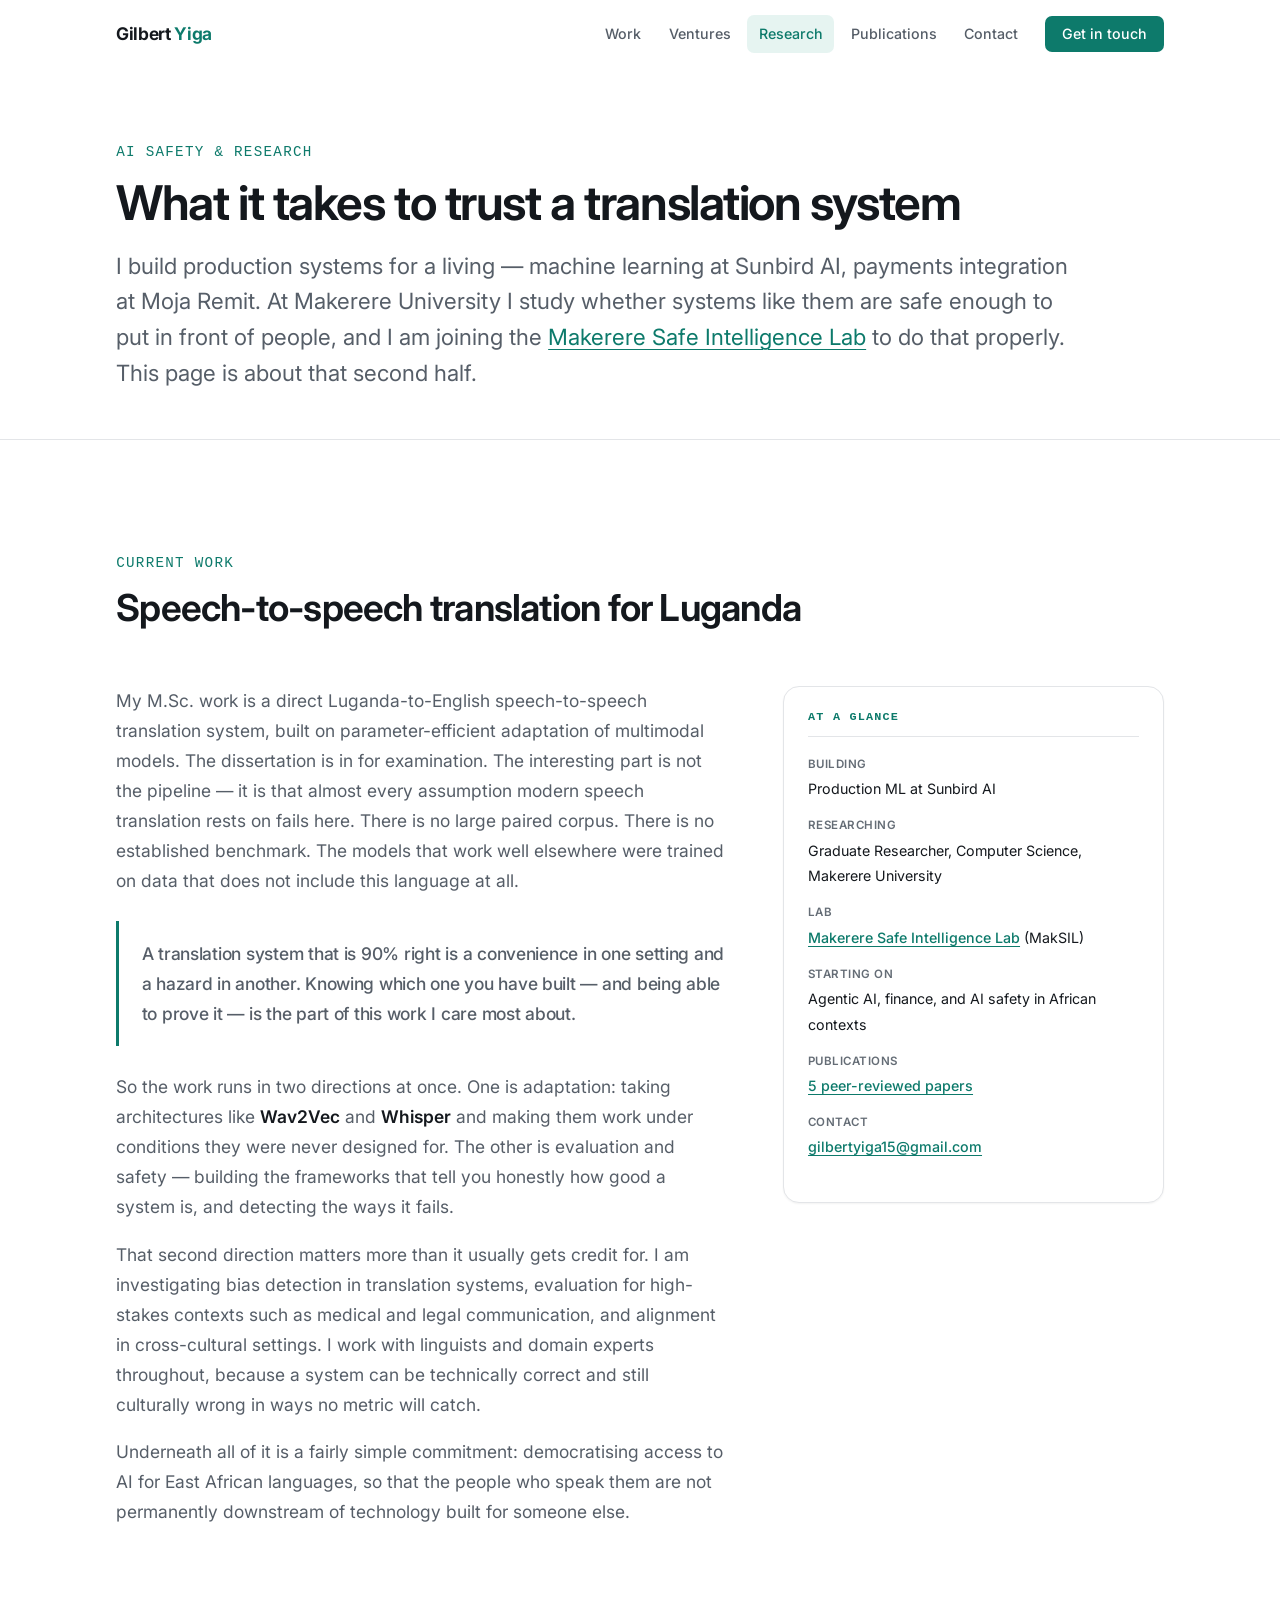
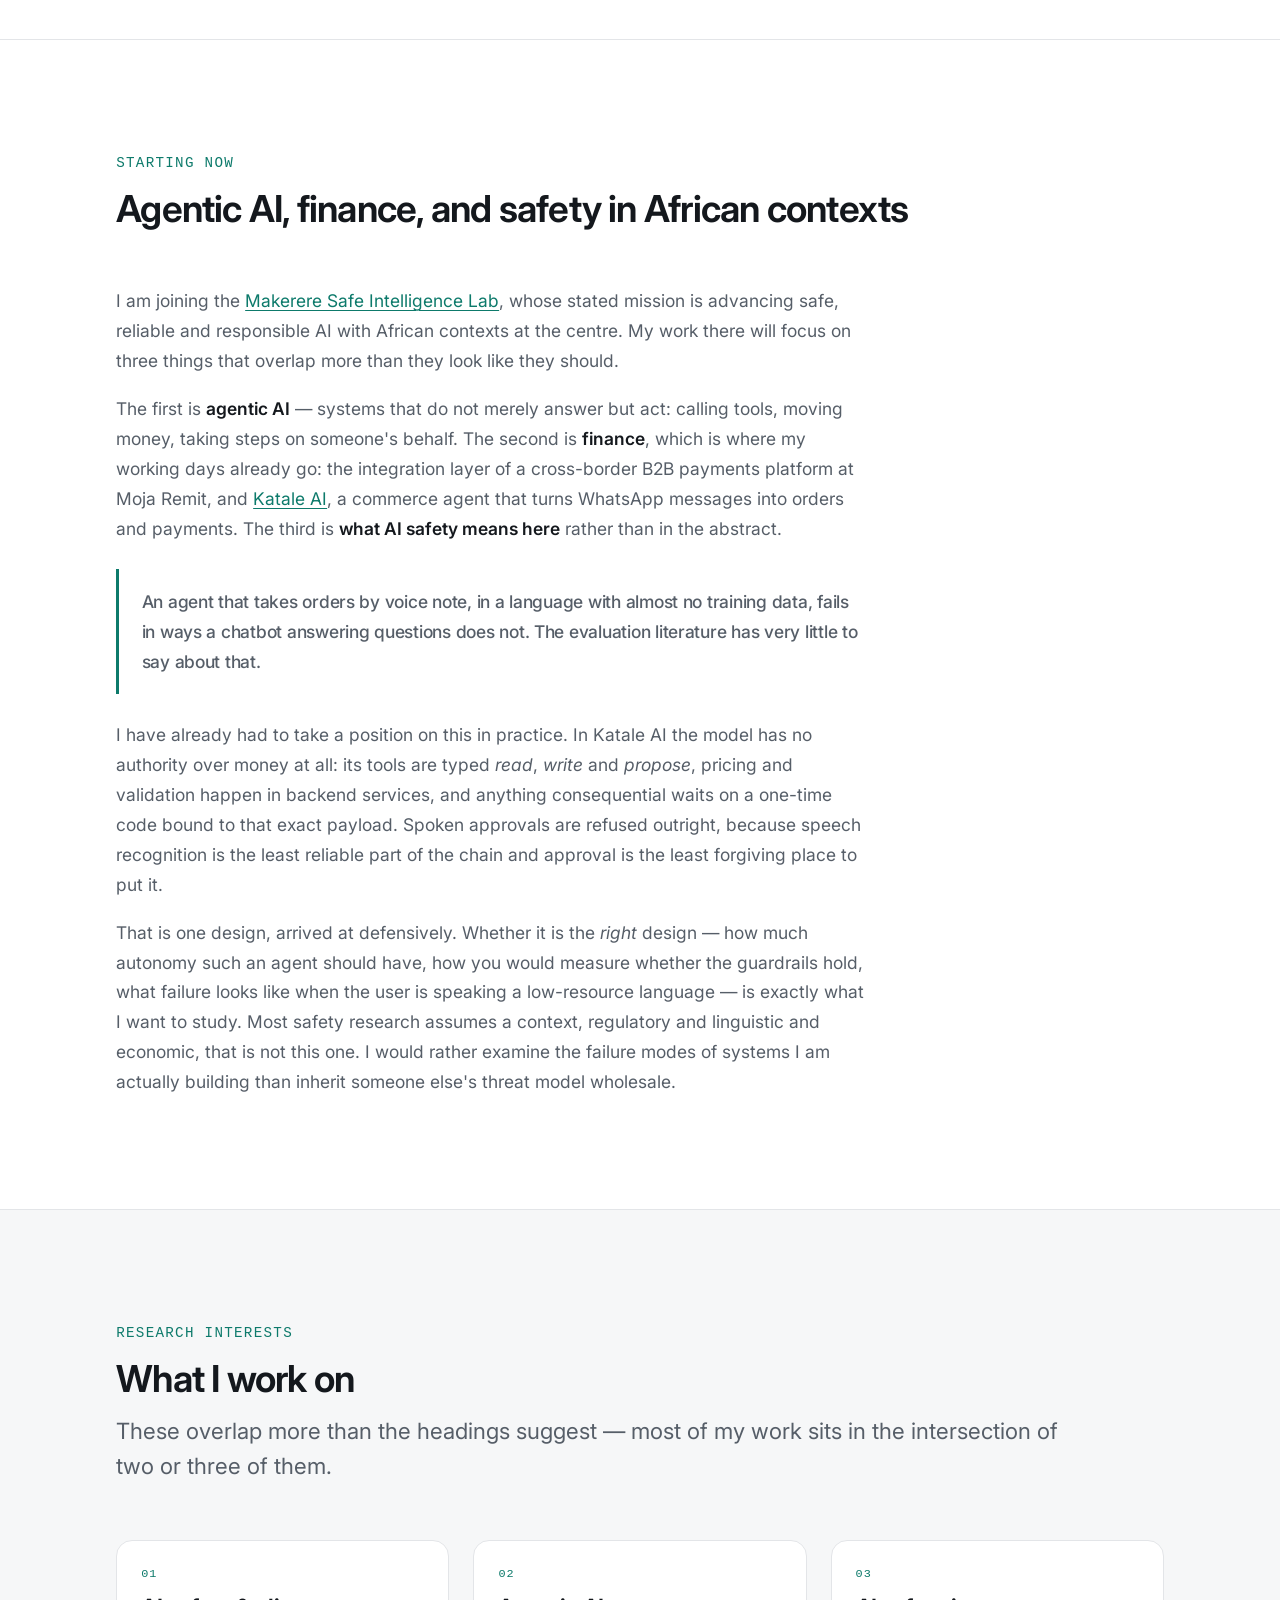
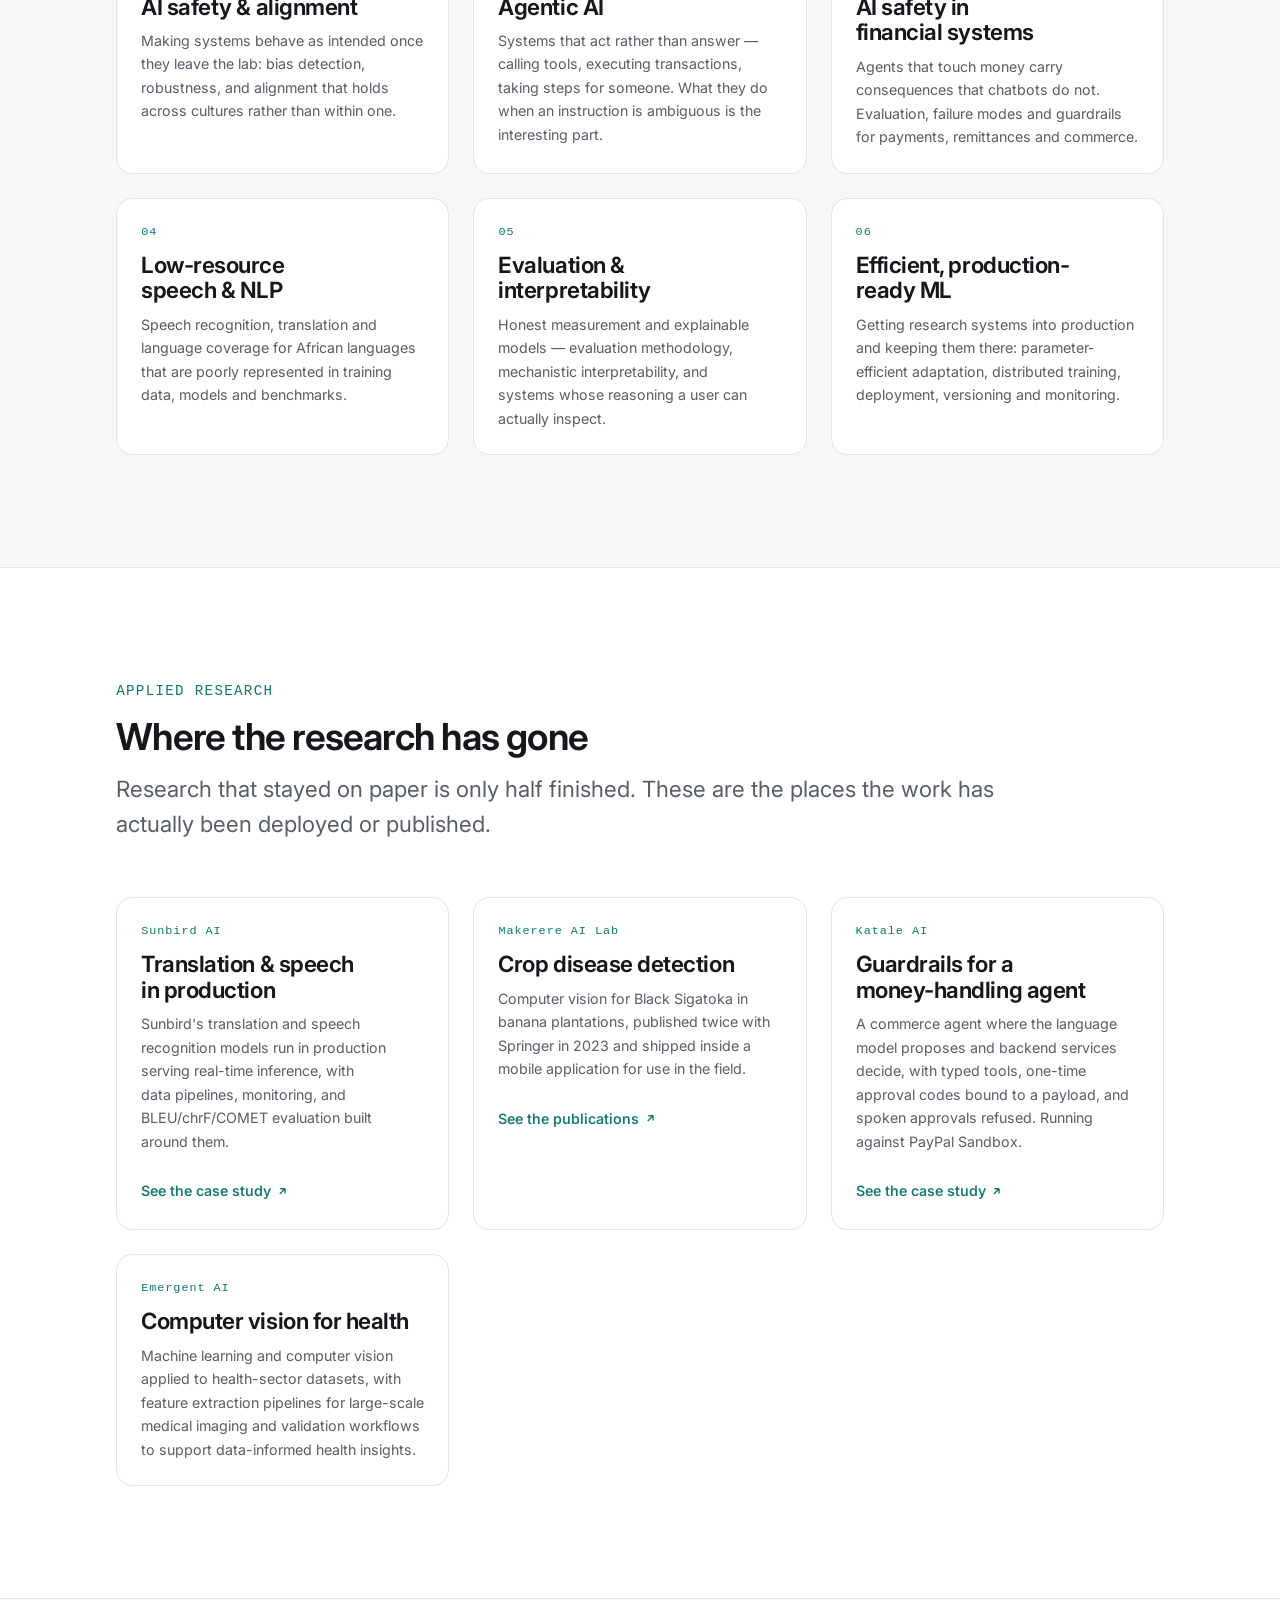
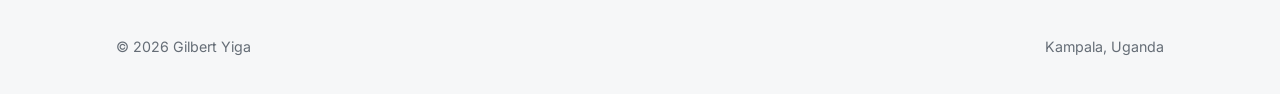
<file: research.html>
<!DOCTYPE html>
<html lang="en">

<head>
  <meta charset="utf-8">
  <meta name="viewport" content="width=device-width, initial-scale=1">

  <title>Research — Gilbert Yiga</title>
  <meta name="description" content="Gilbert Yiga's research at the Makerere Safe Intelligence Lab: agentic AI, finance, and what AI safety means in African contexts — grounded in payments and speech systems that run in production.">
  <meta name="author" content="Gilbert Yiga">
  <link rel="canonical" href="https://yigagilbert.github.io/research.html">
  <meta name="theme-color" content="#0d7a6b" media="(prefers-color-scheme: light)">
  <meta name="theme-color" content="#0e1114" media="(prefers-color-scheme: dark)">

  <meta property="og:type" content="website">
  <meta property="og:url" content="https://yigagilbert.github.io/research.html">
  <meta property="og:title" content="Research — Gilbert Yiga">
  <meta property="og:description" content="Agentic AI, finance, and what AI safety means in African contexts. Research at the Makerere Safe Intelligence Lab.">
  <meta property="og:image" content="https://yigagilbert.github.io/img/gilbert-yiga.jpg">
  <meta name="twitter:card" content="summary_large_image">

  <link rel="icon" href="data:image/svg+xml,%3Csvg xmlns='http://www.w3.org/2000/svg' viewBox='0 0 100 100'%3E%3Crect width='100' height='100' rx='22' fill='%230d7a6b'/%3E%3Ctext x='50' y='68' font-family='Helvetica,Arial,sans-serif' font-size='50' font-weight='bold' fill='%23fff' text-anchor='middle'%3EGY%3C/text%3E%3C/svg%3E">

  <link rel="preconnect" href="https://fonts.googleapis.com">
  <link rel="preconnect" href="https://fonts.gstatic.com" crossorigin>
  <link rel="stylesheet" href="https://fonts.googleapis.com/css2?family=Inter:wght@400;500;600;700&display=swap">
  <link rel="stylesheet" href="css/style.css">
</head>

<body>
  <a class="skip-link" href="#main">Skip to content</a>

  <header class="site-header" id="site-header">
    <div class="wrap">
      <a class="brand" href="index.html">Gilbert <span>Yiga</span></a>
      <nav class="nav" aria-label="Primary">
        <a href="index.html#work">Work</a>
        <a href="index.html#ventures">Ventures</a>
        <a href="research.html" aria-current="page">Research</a>
        <a href="publications.html">Publications</a>
        <a href="index.html#contact">Contact</a>
        <a class="btn btn--primary nav-cta" href="mailto:gilbertyiga15@gmail.com">Get in touch</a>
      </nav>
    </div>
  </header>

  <main id="main">

    <section class="page-hero">
      <div class="wrap">
        <p class="eyebrow">AI safety &amp; research</p>
        <h1 class="page-hero__title">What it takes to trust a translation system</h1>
        <p class="page-hero__lede">
          I build production systems for a living &mdash; machine learning at Sunbird AI,
          payments integration at Moja Remit. At Makerere University I study whether systems
          like them are safe enough to put in front of people, and I am joining the
          <a href="https://maksil.net" target="_blank" rel="noopener">Makerere Safe
          Intelligence Lab</a> to do that properly. This page is about that second half.
        </p>
      </div>
    </section>

    <!-- ================= Current work ================= -->
    <section class="section">
      <div class="wrap">
        <div class="section-head">
          <p class="eyebrow">Current work</p>
          <h2 class="section-title">Speech-to-speech translation for Luganda</h2>
        </div>

        <div class="about__grid">
          <div class="prose">
            <p>
              My M.Sc. work is a direct Luganda-to-English speech-to-speech translation
              system, built on parameter-efficient adaptation of multimodal models. The
              dissertation is in for examination. The interesting part is not the pipeline — it is that almost every
              assumption modern speech translation rests on fails here. There is no large
              paired corpus. There is no established benchmark. The models that work well
              elsewhere were trained on data that does not include this language at all.
            </p>

            <p class="pullquote">
              A translation system that is 90% right is a convenience in one setting and a
              hazard in another. Knowing which one you have built &mdash; and being able to
              prove it &mdash; is the part of this work I care most about.
            </p>

            <p>
              So the work runs in two directions at once. One is adaptation: taking
              architectures like <strong>Wav2Vec</strong> and <strong>Whisper</strong> and
              making them work under conditions they were never designed for. The other is
              evaluation and safety — building the frameworks that tell you honestly how
              good a system is, and detecting the ways it fails.
            </p>

            <p>
              That second direction matters more than it usually gets credit for. I am
              investigating bias detection in translation systems, evaluation for
              high-stakes contexts such as medical and legal communication, and alignment
              in cross-cultural settings. I work with linguists and domain experts
              throughout, because a system can be technically correct and still culturally
              wrong in ways no metric will catch.
            </p>

            <p>
              Underneath all of it is a fairly simple commitment: democratising access to
              AI for East African languages, so that the people who speak them are not
              permanently downstream of technology built for someone else.
            </p>
          </div>

          <aside class="card">
            <h3 class="card__title">At a glance</h3>
            <dl class="card__rows">
              <div class="card__row">
                <dt>Building</dt>
                <dd>Production ML at Sunbird AI</dd>
              </div>
              <div class="card__row">
                <dt>Researching</dt>
                <dd>Graduate Researcher, Computer Science, Makerere University</dd>
              </div>
              <div class="card__row">
                <dt>Lab</dt>
                <dd><a href="https://maksil.net" target="_blank" rel="noopener">Makerere Safe Intelligence Lab</a> (MakSIL)</dd>
              </div>
              <div class="card__row">
                <dt>Starting on</dt>
                <dd>Agentic AI, finance, and AI safety in African contexts</dd>
              </div>
              <div class="card__row">
                <dt>Publications</dt>
                <dd><a href="publications.html">5 peer-reviewed papers</a></dd>
              </div>
              <div class="card__row">
                <dt>Contact</dt>
                <dd><a href="mailto:gilbertyiga15@gmail.com">gilbertyiga15@gmail.com</a></dd>
              </div>
            </dl>
          </aside>
        </div>
      </div>
    </section>


    <!-- ================= New direction ================= -->
    <section class="section">
      <div class="wrap">
        <div class="section-head">
          <p class="eyebrow">Starting now</p>
          <h2 class="section-title">Agentic AI, finance, and safety in African contexts</h2>
        </div>

        <div class="prose">
          <p>
            I am joining the <a href="https://maksil.net" target="_blank" rel="noopener">Makerere
            Safe Intelligence Lab</a>, whose stated mission is advancing safe, reliable and
            responsible AI with African contexts at the centre. My work there will focus on
            three things that overlap more than they look like they should.
          </p>

          <p>
            The first is <strong>agentic AI</strong> &mdash; systems that do not merely answer
            but act: calling tools, moving money, taking steps on someone's behalf. The second
            is <strong>finance</strong>, which is where my working days already go: the
            integration layer of a cross-border B2B payments platform at Moja Remit, and
            <a href="index.html#work">Katale AI</a>, a commerce agent that turns WhatsApp
            messages into orders and payments. The third is <strong>what AI safety means
            here</strong> rather than in the abstract.
          </p>

          <p class="pullquote">
            An agent that takes orders by voice note, in a language with almost no training
            data, fails in ways a chatbot answering questions does not. The evaluation
            literature has very little to say about that.
          </p>

          <p>
            I have already had to take a position on this in practice. In Katale AI the model
            has no authority over money at all: its tools are typed <em>read</em>,
            <em>write</em> and <em>propose</em>, pricing and validation happen in backend
            services, and anything consequential waits on a one-time code bound to that exact
            payload. Spoken approvals are refused outright, because speech recognition is the
            least reliable part of the chain and approval is the least forgiving place to put
            it.
          </p>

          <p>
            That is one design, arrived at defensively. Whether it is the <em>right</em> design
            &mdash; how much autonomy such an agent should have, how you would measure whether
            the guardrails hold, what failure looks like when the user is speaking a
            low-resource language &mdash; is exactly what I want to study. Most safety research
            assumes a context, regulatory and linguistic and economic, that is not this one. I
            would rather examine the failure modes of systems I am actually building than
            inherit someone else's threat model wholesale.
          </p>
        </div>
      </div>
    </section>

    <!-- ================= Interests ================= -->
    <section class="section section--sunken">
      <div class="wrap">
        <div class="section-head">
          <p class="eyebrow">Research interests</p>
          <h2 class="section-title">What I work on</h2>
          <p class="section-lede">
            These overlap more than the headings suggest &mdash; most of my work sits in
            the intersection of two or three of them.
          </p>
        </div>

        <div class="areas">

          <article class="area">
            <p class="area__num">01</p>
            <h3 class="area__title">AI safety &amp; alignment</h3>
            <p class="area__body">
              Making systems behave as intended once they leave the lab: bias detection, robustness, and alignment that holds across cultures rather than within one.
            </p>
          </article>

          <article class="area">
            <p class="area__num">02</p>
            <h3 class="area__title">Agentic AI</h3>
            <p class="area__body">
              Systems that act rather than answer &mdash; calling tools, executing transactions, taking steps for someone. What they do when an instruction is ambiguous is the interesting part.
            </p>
          </article>

          <article class="area">
            <p class="area__num">03</p>
            <h3 class="area__title">AI safety in financial systems</h3>
            <p class="area__body">
              Agents that touch money carry consequences that chatbots do not. Evaluation, failure modes and guardrails for payments, remittances and commerce.
            </p>
          </article>

          <article class="area">
            <p class="area__num">04</p>
            <h3 class="area__title">Low-resource speech &amp; NLP</h3>
            <p class="area__body">
              Speech recognition, translation and language coverage for African languages that are poorly represented in training data, models and benchmarks.
            </p>
          </article>

          <article class="area">
            <p class="area__num">05</p>
            <h3 class="area__title">Evaluation &amp; interpretability</h3>
            <p class="area__body">
              Honest measurement and explainable models &mdash; evaluation methodology, mechanistic interpretability, and systems whose reasoning a user can actually inspect.
            </p>
          </article>

          <article class="area">
            <p class="area__num">06</p>
            <h3 class="area__title">Efficient, production-ready ML</h3>
            <p class="area__body">
              Getting research systems into production and keeping them there: parameter-efficient adaptation, distributed training, deployment, versioning and monitoring.
            </p>
          </article>


        </div>
      </div>
    </section>

    <!-- ================= Applied ================= -->
    <section class="section">
      <div class="wrap">
        <div class="section-head">
          <p class="eyebrow">Applied research</p>
          <h2 class="section-title">Where the research has gone</h2>
          <p class="section-lede">
            Research that stayed on paper is only half finished. These are the places the
            work has actually been deployed or published.
          </p>
        </div>

        <div class="areas">

          <article class="area">
            <p class="area__num">Sunbird AI</p>
            <h3 class="area__title">Translation &amp; speech in production</h3>
            <p class="area__body">
              Sunbird's translation and speech recognition models run in production serving
              real-time inference, with data pipelines, monitoring, and BLEU/chrF/COMET
              evaluation built around them.
              <br><br>
              <a class="link-arrow" href="index.html#work">See the case study
                <svg viewBox="0 0 24 24" fill="none" stroke="currentColor" stroke-width="2.5" aria-hidden="true"><path d="M7 17L17 7M17 7H8M17 7v9"/></svg>
              </a>
            </p>
          </article>

          <article class="area">
            <p class="area__num">Makerere AI Lab</p>
            <h3 class="area__title">Crop disease detection</h3>
            <p class="area__body">
              Computer vision for Black Sigatoka in banana plantations, published twice with
              Springer in 2023 and shipped inside a mobile application for use in the field.
              <br><br>
              <a class="link-arrow" href="publications.html">See the publications
                <svg viewBox="0 0 24 24" fill="none" stroke="currentColor" stroke-width="2.5" aria-hidden="true"><path d="M7 17L17 7M17 7H8M17 7v9"/></svg>
              </a>
            </p>
          </article>

          <article class="area">
            <p class="area__num">Katale AI</p>
            <h3 class="area__title">Guardrails for a money-handling agent</h3>
            <p class="area__body">
              A commerce agent where the language model proposes and backend services decide,
              with typed tools, one-time approval codes bound to a payload, and spoken
              approvals refused. Running against PayPal Sandbox.
              <br><br>
              <a class="link-arrow" href="index.html#work">See the case study
                <svg viewBox="0 0 24 24" fill="none" stroke="currentColor" stroke-width="2.5" aria-hidden="true"><path d="M7 17L17 7M17 7H8M17 7v9"/></svg>
              </a>
            </p>
          </article>

          <article class="area">
            <p class="area__num">Emergent AI</p>
            <h3 class="area__title">Computer vision for health</h3>
            <p class="area__body">
              Machine learning and computer vision applied to health-sector datasets, with
              feature extraction pipelines for large-scale medical imaging and validation
              workflows to support data-informed health insights.
            </p>
          </article>

        </div>
      </div>
    </section>

  </main>

  <footer class="site-footer">
    <div class="wrap">
      <p>&copy; <span id="year">2026</span> Gilbert Yiga</p>
      <p>Kampala, Uganda</p>
    </div>
  </footer>

  <script src="js/main.js" defer></script>
</body>

</html>
</file>
<file: css/style.css>
/* ==========================================================================
   Gilbert Yiga — personal site
   Hand-written. No framework, no runtime dependencies.
   ========================================================================== */

/* --- Design tokens ------------------------------------------------------ */

:root {
  --bg:            #ffffff;
  --bg-sunken:     #f6f7f8;
  --bg-raised:     #ffffff;
  --border:        #e3e5e8;
  --border-strong: #cdd1d6;

  --text:          #14181d;
  --text-muted:    #565e68;
  --text-faint:    #656d76;

  --accent:        #0d7a6b;
  --accent-hover:  #0a5d52;
  --accent-soft:   #e6f4f1;
  --accent-text:   #ffffff;

  --font-sans: "Inter", -apple-system, BlinkMacSystemFont, "Segoe UI", Roboto, Helvetica, Arial, sans-serif;
  --font-mono: ui-monospace, SFMono-Regular, "SF Mono", Menlo, Consolas, monospace;

  --step--1: clamp(0.82rem, 0.79rem + 0.14vw, 0.89rem);
  --step-0:  clamp(1rem, 0.96rem + 0.18vw, 1.09rem);
  --step-1:  clamp(1.19rem, 1.11rem + 0.36vw, 1.4rem);
  --step-2:  clamp(1.42rem, 1.28rem + 0.66vw, 1.8rem);
  --step-3:  clamp(1.69rem, 1.46rem + 1.09vw, 2.32rem);
  --step-4:  clamp(2.01rem, 1.66rem + 1.71vw, 2.99rem);
  --step-5:  clamp(2.4rem, 1.85rem + 2.6vw, 3.85rem);

  --gutter: clamp(1.25rem, 0.9rem + 1.7vw, 2.5rem);
  --measure: 68ch;
  --radius: 10px;
  --radius-lg: 16px;

  --shadow-sm: 0 1px 2px rgba(20, 24, 29, 0.05);
  --shadow-md: 0 4px 16px -4px rgba(20, 24, 29, 0.1), 0 1px 3px rgba(20, 24, 29, 0.05);
}

@media (prefers-color-scheme: dark) {
  :root {
    --bg:            #0e1114;
    --bg-sunken:     #14181c;
    --bg-raised:     #181d22;
    --border:        #262d34;
    --border-strong: #384049;

    --text:          #e9edf1;
    --text-muted:    #a3adb7;
    --text-faint:    #8b949e;

    --accent:        #3fd3b8;
    --accent-hover:  #6ee2cd;
    --accent-soft:   #11302b;
    --accent-text:   #06231f;

    --shadow-sm: 0 1px 2px rgba(0, 0, 0, 0.4);
    --shadow-md: 0 4px 20px -4px rgba(0, 0, 0, 0.5), 0 1px 3px rgba(0, 0, 0, 0.3);
  }
}

/* --- Reset -------------------------------------------------------------- */

*, *::before, *::after { box-sizing: border-box; }

html {
  scroll-behavior: smooth;
  scroll-padding-top: 6rem;
  -webkit-text-size-adjust: 100%;
}

@media (prefers-reduced-motion: reduce) {
  html { scroll-behavior: auto; }
  *, *::before, *::after {
    animation-duration: 0.01ms !important;
    transition-duration: 0.01ms !important;
  }
}

body {
  margin: 0;
  background: var(--bg);
  color: var(--text);
  font-family: var(--font-sans);
  font-size: var(--step-0);
  line-height: 1.65;
  -webkit-font-smoothing: antialiased;
  text-rendering: optimizeLegibility;
}

img { max-width: 100%; height: auto; display: block; }

h1, h2, h3, h4 {
  margin: 0;
  line-height: 1.15;
  letter-spacing: -0.021em;
  font-weight: 640;
  text-wrap: balance;
}

p { margin: 0; text-wrap: pretty; }
ul { margin: 0; padding: 0; list-style: none; }

a { color: var(--accent); text-decoration-thickness: 1px; text-underline-offset: 0.2em; }
a:hover { color: var(--accent-hover); }

:focus-visible {
  outline: 2px solid var(--accent);
  outline-offset: 3px;
  border-radius: 3px;
}

/* --- Layout primitives -------------------------------------------------- */

.wrap {
  width: 100%;
  max-width: 1120px;
  margin-inline: auto;
  padding-inline: var(--gutter);
}

.section { padding-block: clamp(3.5rem, 2rem + 7vw, 7rem); }
.section--sunken { background: var(--bg-sunken); }
.section + .section { border-top: 1px solid var(--border); }

.section-head { margin-bottom: clamp(2rem, 1.2rem + 3vw, 3.5rem); }

.eyebrow {
  font-family: var(--font-mono);
  font-size: var(--step--1);
  font-weight: 500;
  letter-spacing: 0.09em;
  text-transform: uppercase;
  color: var(--accent);
  margin-bottom: 0.75rem;
}

.section-title { font-size: var(--step-3); }

.section-lede {
  margin-top: 0.85rem;
  max-width: var(--measure);
  color: var(--text-muted);
  font-size: var(--step-1);
  line-height: 1.55;
}

.skip-link {
  position: absolute;
  left: 0.5rem;
  top: -4rem;
  z-index: 100;
  padding: 0.6rem 1rem;
  background: var(--accent);
  color: var(--accent-text);
  border-radius: var(--radius);
  font-weight: 600;
  text-decoration: none;
  transition: top 0.15s ease;
}
.skip-link:focus { top: 0.5rem; color: var(--accent-text); }

/* --- Buttons ------------------------------------------------------------ */

.btn {
  display: inline-flex;
  align-items: center;
  gap: 0.5rem;
  padding: 0.72rem 1.35rem;
  border-radius: var(--radius);
  border: 1px solid transparent;
  font-size: var(--step-0);
  font-weight: 550;
  line-height: 1.2;
  text-decoration: none;
  cursor: pointer;
  transition: background-color 0.15s ease, border-color 0.15s ease, transform 0.15s ease;
}
.btn:active { transform: translateY(1px); }

.btn--primary {
  background: var(--accent);
  color: var(--accent-text);
}
.btn--primary:hover { background: var(--accent-hover); color: var(--accent-text); }

.btn--ghost {
  background: transparent;
  color: var(--text);
  border-color: var(--border-strong);
}
.btn--ghost:hover { background: var(--bg-sunken); border-color: var(--text-faint); color: var(--text); }

/* --- Header ------------------------------------------------------------- */

.site-header {
  position: sticky;
  top: 0;
  z-index: 50;
  background: color-mix(in srgb, var(--bg) 88%, transparent);
  backdrop-filter: saturate(1.6) blur(12px);
  -webkit-backdrop-filter: saturate(1.6) blur(12px);
  border-bottom: 1px solid transparent;
  transition: border-color 0.2s ease, box-shadow 0.2s ease;
}
.site-header[data-stuck="true"] {
  border-bottom-color: var(--border);
  box-shadow: var(--shadow-sm);
}

.site-header .wrap {
  display: flex;
  align-items: center;
  gap: 1rem;
  min-height: 4.25rem;
}

.brand {
  font-weight: 680;
  font-size: var(--step-0);
  letter-spacing: -0.02em;
  color: var(--text);
  text-decoration: none;
  margin-right: auto;
}
.brand span { color: var(--accent); }

.nav { display: flex; align-items: center; gap: 0.35rem; }

.nav a {
  padding: 0.45rem 0.7rem;
  border-radius: 7px;
  font-size: var(--step--1);
  font-weight: 500;
  color: var(--text-muted);
  text-decoration: none;
  transition: color 0.15s ease, background-color 0.15s ease;
}
.nav a:hover { color: var(--text); background: var(--bg-sunken); }
.nav a[aria-current] { color: var(--accent); background: var(--accent-soft); }

/* `.nav a` would otherwise out-specify `.btn--primary` and grey out the label. */
.nav a.nav-cta {
  margin-left: 0.6rem;
  padding: 0.5rem 1rem;
  font-size: var(--step--1);
  color: var(--accent-text);
  background: var(--accent);
}
.nav a.nav-cta:hover { color: var(--accent-text); background: var(--accent-hover); }

@media (max-width: 760px) {
  .nav a:not(.nav-cta) { display: none; }
  .nav-cta { margin-left: 0; }
}

/* --- Hero --------------------------------------------------------------- */

.hero { padding-block: clamp(3rem, 1.5rem + 7vw, 6.5rem); }

.hero__grid {
  display: grid;
  grid-template-columns: minmax(0, 1.25fr) minmax(0, 0.85fr);
  gap: clamp(2rem, 1rem + 4vw, 4.5rem);
  align-items: center;
}

.hero__name {
  font-size: var(--step-5);
  letter-spacing: -0.035em;
  font-weight: 700;
}

.hero__role {
  margin-top: 0.6rem;
  font-size: var(--step-2);
  font-weight: 500;
  color: var(--text);
  letter-spacing: -0.02em;
  line-height: 1.3;
}
.hero__role em { font-style: normal; color: var(--accent); }

.hero__bio {
  margin-top: 1.4rem;
  max-width: 46ch;
  color: var(--text-muted);
  font-size: var(--step-1);
  line-height: 1.6;
}

.hero__actions {
  margin-top: 2rem;
  display: flex;
  flex-wrap: wrap;
  gap: 0.75rem;
}

.hero__portrait {
  position: relative;
  border-radius: var(--radius-lg);
  overflow: hidden;
  background: var(--bg-sunken);
  box-shadow: var(--shadow-md);
  aspect-ratio: 4 / 5;
}
.hero__portrait img { width: 100%; height: 100%; object-fit: cover; }

@media (max-width: 860px) {
  .hero__grid { grid-template-columns: 1fr; }
  .hero__portrait { max-width: 300px; order: -1; }
}

/* --- Credentials strip -------------------------------------------------- */

.creds {
  display: grid;
  grid-template-columns: repeat(auto-fit, minmax(min(100%, 200px), 1fr));
  gap: 1px;
  margin-top: clamp(3rem, 2rem + 3vw, 4.5rem);
  background: var(--border);
  border: 1px solid var(--border);
  border-radius: var(--radius-lg);
  overflow: hidden;
}

.cred { background: var(--bg); padding: 1.35rem 1.5rem; }

.cred__value {
  font-size: var(--step-1);
  font-weight: 640;
  letter-spacing: -0.02em;
  line-height: 1.25;
}

.cred__label {
  margin-top: 0.3rem;
  font-size: var(--step--1);
  color: var(--text-muted);
}

/* --- Work / case studies ------------------------------------------------ */

.cases { display: grid; gap: clamp(1.25rem, 0.8rem + 1.8vw, 2rem); }

.case {
  background: var(--bg-raised);
  border: 1px solid var(--border);
  border-radius: var(--radius-lg);
  padding: clamp(1.5rem, 1rem + 2vw, 2.5rem);
  display: grid;
  gap: 1.5rem;
  grid-template-columns: minmax(0, 0.9fr) minmax(0, 1.1fr);
  align-items: start;
  transition: border-color 0.2s ease, box-shadow 0.2s ease;
}
.case:hover { border-color: var(--border-strong); box-shadow: var(--shadow-md); }

@media (max-width: 800px) {
  .case { grid-template-columns: 1fr; gap: 1.1rem; }
}

.case__index {
  font-family: var(--font-mono);
  font-size: var(--step--1);
  color: var(--text-faint);
  letter-spacing: 0.06em;
}

.case__title {
  margin-top: 0.5rem;
  font-size: var(--step-2);
}

.case__context {
  margin-top: 0.6rem;
  font-size: var(--step--1);
  font-weight: 500;
  color: var(--text-muted);
}

.case__body { display: grid; gap: 1.15rem; }

.case__block dt {
  font-family: var(--font-mono);
  font-size: 0.72rem;
  font-weight: 600;
  letter-spacing: 0.1em;
  text-transform: uppercase;
  color: var(--accent);
  margin-bottom: 0.3rem;
}
.case__block dd { margin: 0; color: var(--text-muted); }
.case__block dd strong { color: var(--text); font-weight: 600; }

.tags { display: flex; flex-wrap: wrap; gap: 0.4rem; margin-top: 0.25rem; }

.tag {
  font-family: var(--font-mono);
  font-size: 0.74rem;
  padding: 0.25rem 0.6rem;
  border-radius: 100px;
  background: var(--bg-sunken);
  border: 1px solid var(--border);
  color: var(--text-muted);
  white-space: nowrap;
}

.case__links {
  display: flex;
  flex-wrap: wrap;
  gap: 1.1rem;
  margin-top: 0.35rem;
}

.link-arrow {
  display: inline-flex;
  align-items: center;
  gap: 0.3rem;
  min-height: 24px;
  padding-block: 0.15rem;
  font-size: var(--step--1);
  font-weight: 550;
  text-decoration: none;
}
.link-arrow:hover { text-decoration: underline; }
.link-arrow svg { width: 0.9em; height: 0.9em; }

/* --- Also built --------------------------------------------------------- */

.also {
  margin-top: clamp(2rem, 1.5rem + 2vw, 3rem);
  padding-top: 2rem;
  border-top: 1px solid var(--border);
}

.also__title {
  font-size: var(--step-0);
  font-weight: 640;
  margin-bottom: 1rem;
}

.also__list { display: grid; gap: 0.75rem; }

.also__item {
  display: flex;
  flex-wrap: wrap;
  align-items: baseline;
  gap: 0.5rem 0.75rem;
  color: var(--text-muted);
  font-size: var(--step--1);
}
.also__item b { color: var(--text); font-weight: 600; font-size: var(--step-0); }

/* --- Timeline ----------------------------------------------------------- */

.columns {
  display: grid;
  grid-template-columns: repeat(auto-fit, minmax(min(100%, 340px), 1fr));
  gap: clamp(2.5rem, 1.5rem + 4vw, 4.5rem);
}

.column__title {
  font-size: var(--step-1);
  margin-bottom: 1.75rem;
  padding-bottom: 0.75rem;
  border-bottom: 1px solid var(--border);
}

.timeline { position: relative; padding-left: 1.6rem; }
.timeline::before {
  content: "";
  position: absolute;
  left: 4px;
  top: 0.55rem;
  bottom: 0.55rem;
  width: 1px;
  background: var(--border);
}

.entry { position: relative; }
.entry + .entry { margin-top: 2rem; }

.entry::before {
  content: "";
  position: absolute;
  left: -1.6rem;
  top: 0.5rem;
  width: 9px;
  height: 9px;
  border-radius: 50%;
  background: var(--bg);
  border: 2px solid var(--border-strong);
}
.entry[data-current="true"]::before { background: var(--accent); border-color: var(--accent); }

.entry__role { font-size: var(--step-0); font-weight: 640; }

.entry__meta {
  margin-top: 0.15rem;
  display: flex;
  flex-wrap: wrap;
  align-items: baseline;
  gap: 0.5rem;
  font-size: var(--step--1);
  color: var(--text-muted);
}
.entry__org { font-weight: 600; color: var(--text); }
.entry__dates { font-family: var(--font-mono); font-size: 0.76rem; color: var(--text-faint); }

.entry__points { margin-top: 0.7rem; display: grid; gap: 0.45rem; }

.entry__points li {
  position: relative;
  padding-left: 1rem;
  color: var(--text-muted);
  font-size: var(--step--1);
  line-height: 1.6;
}
.entry__points li::before {
  content: "";
  position: absolute;
  left: 0;
  top: 0.62em;
  width: 5px;
  height: 1px;
  background: var(--text-faint);
}

/* --- Skills ------------------------------------------------------------- */

.skills {
  display: grid;
  grid-template-columns: repeat(auto-fit, minmax(min(100%, 260px), 1fr));
  gap: clamp(1.5rem, 1rem + 2vw, 2.5rem);
}

.skillset__title {
  font-family: var(--font-mono);
  font-size: 0.74rem;
  font-weight: 600;
  letter-spacing: 0.1em;
  text-transform: uppercase;
  color: var(--accent);
  padding-bottom: 0.6rem;
  margin-bottom: 1rem;
  border-bottom: 1px solid var(--border);
}

.skillset__list { display: flex; flex-wrap: wrap; gap: 0.45rem; }

/* --- Contact ------------------------------------------------------------ */

.contact { text-align: center; }

.contact__mail {
  display: inline-block;
  margin-top: 1.5rem;
  font-size: clamp(1.3rem, 0.9rem + 2vw, 2.2rem);
  font-weight: 640;
  letter-spacing: -0.03em;
  color: var(--text);
  text-decoration: none;
  border-bottom: 2px solid var(--accent);
  padding-bottom: 0.15rem;
  word-break: break-word;
  transition: color 0.15s ease;
}
.contact__mail:hover { color: var(--accent); }

.contact__note {
  margin-top: 1.25rem;
  color: var(--text-muted);
  max-width: 46ch;
  margin-inline: auto;
}

.socials {
  display: flex;
  justify-content: center;
  gap: 0.6rem;
  margin-top: 2.25rem;
}

.social {
  display: grid;
  place-items: center;
  width: 2.75rem;
  height: 2.75rem;
  border-radius: var(--radius);
  border: 1px solid var(--border);
  color: var(--text-muted);
  transition: color 0.15s ease, border-color 0.15s ease, background-color 0.15s ease;
}
.social:hover { color: var(--accent); border-color: var(--accent); background: var(--accent-soft); }
.social svg { width: 1.15rem; height: 1.15rem; fill: currentColor; }

/* --- Footer ------------------------------------------------------------- */

.site-footer {
  padding-block: 2.25rem;
  border-top: 1px solid var(--border);
  background: var(--bg-sunken);
}

.site-footer .wrap {
  display: flex;
  flex-wrap: wrap;
  justify-content: space-between;
  align-items: center;
  gap: 0.75rem;
  font-size: var(--step--1);
  color: var(--text-faint);
}

/* --- Entrance animation ------------------------------------------------- */

.reveal {
  opacity: 0;
  transform: translateY(14px);
  transition: opacity 0.6s ease, transform 0.6s cubic-bezier(0.22, 1, 0.36, 1);
}
.reveal.is-visible { opacity: 1; transform: none; }

@media (prefers-reduced-motion: reduce) {
  .reveal { opacity: 1; transform: none; }
}

/* --- Print -------------------------------------------------------------- */

@media print {
  .site-header, .socials, .hero__actions, .site-footer { display: none; }
  body { color: #000; background: #fff; }
  .section { padding-block: 1.5rem; border: 0; }
}

/* ==========================================================================
   Multi-page additions — subpage headers, bio, research, publications
   ========================================================================== */

/* --- Subpage header ----------------------------------------------------- */

.page-hero {
  padding-block: clamp(2.5rem, 1.5rem + 4vw, 4.5rem) clamp(2rem, 1.2rem + 3vw, 3rem);
  border-bottom: 1px solid var(--border);
}

.page-hero__title {
  font-size: var(--step-4);
  letter-spacing: -0.03em;
}

.page-hero__lede {
  margin-top: 1rem;
  max-width: var(--measure);
  color: var(--text-muted);
  font-size: var(--step-1);
  line-height: 1.6;
}

/* --- About / prose ------------------------------------------------------ */

.about__grid {
  display: grid;
  grid-template-columns: minmax(0, 1.6fr) minmax(0, 1fr);
  gap: clamp(2rem, 1.2rem + 3vw, 4rem);
  align-items: start;
}

@media (max-width: 860px) {
  .about__grid { grid-template-columns: 1fr; }
}

.prose { max-width: var(--measure); display: grid; gap: 1.1rem; }

.prose p { color: var(--text-muted); font-size: var(--step-0); line-height: 1.72; }
.prose p strong { color: var(--text); font-weight: 600; }

.pullquote {
  margin: 0.5rem 0;
  padding: 1.1rem 0 1.1rem 1.4rem;
  border-left: 3px solid var(--accent);
  font-size: var(--step-1);
  line-height: 1.5;
  font-weight: 500;
  color: var(--text);
  letter-spacing: -0.015em;
}

/* --- Contact card (sidebar) --------------------------------------------- */

.card {
  background: var(--bg-raised);
  border: 1px solid var(--border);
  border-radius: var(--radius-lg);
  padding: 1.5rem;
  box-shadow: var(--shadow-sm);
}

.card__title {
  font-family: var(--font-mono);
  font-size: 0.74rem;
  font-weight: 600;
  letter-spacing: 0.1em;
  text-transform: uppercase;
  color: var(--accent);
  padding-bottom: 0.75rem;
  margin-bottom: 1rem;
  border-bottom: 1px solid var(--border);
}

.card__rows { display: grid; gap: 0.9rem; }

.card__row dt {
  font-size: 0.72rem;
  font-weight: 600;
  letter-spacing: 0.04em;
  text-transform: uppercase;
  color: var(--text-faint);
  margin-bottom: 0.15rem;
}
/* line-height keeps the inline links at the 24px minimum target height. */
.card__row dd { margin: 0; font-size: var(--step--1); line-height: 1.8; color: var(--text); word-break: break-word; }
.card__row dd a { font-weight: 500; }

/* --- Research areas ----------------------------------------------------- */

.areas {
  display: grid;
  grid-template-columns: repeat(auto-fit, minmax(min(100%, 300px), 1fr));
  gap: clamp(1rem, 0.7rem + 1.2vw, 1.5rem);
}

.area {
  background: var(--bg-raised);
  border: 1px solid var(--border);
  border-radius: var(--radius-lg);
  padding: 1.5rem;
  transition: border-color 0.2s ease, box-shadow 0.2s ease;
}
.area:hover { border-color: var(--border-strong); box-shadow: var(--shadow-md); }

.area__num {
  font-family: var(--font-mono);
  font-size: 0.74rem;
  color: var(--accent);
  letter-spacing: 0.08em;
}

.area__title { margin-top: 0.6rem; font-size: var(--step-1); }

.area__body { margin-top: 0.6rem; color: var(--text-muted); font-size: var(--step--1); line-height: 1.65; }

/* --- Publications ------------------------------------------------------- */

.pubs { display: grid; gap: 0; }

.pub {
  display: grid;
  grid-template-columns: 4.5rem minmax(0, 1fr);
  gap: 0 1.5rem;
  padding-block: 1.6rem;
  border-top: 1px solid var(--border);
}
.pub:last-child { border-bottom: 1px solid var(--border); }

@media (max-width: 620px) {
  .pub { grid-template-columns: 1fr; gap: 0.5rem; }
}

.pub__year {
  font-family: var(--font-mono);
  font-size: var(--step--1);
  font-weight: 600;
  color: var(--text-faint);
  padding-top: 0.15rem;
}

.pub__title {
  font-size: var(--step-1);
  line-height: 1.35;
  font-weight: 620;
}

.pub__authors { margin-top: 0.45rem; font-size: var(--step--1); color: var(--text-muted); }
.pub__authors b { color: var(--text); font-weight: 650; }

.pub__meta {
  margin-top: 0.55rem;
  display: flex;
  flex-wrap: wrap;
  align-items: center;
  gap: 0.5rem 0.9rem;
}

.venue {
  font-family: var(--font-mono);
  font-size: 0.72rem;
  font-weight: 600;
  letter-spacing: 0.06em;
  text-transform: uppercase;
  padding: 0.22rem 0.55rem;
  border-radius: 5px;
  background: var(--accent-soft);
  color: var(--accent);
  border: 1px solid color-mix(in srgb, var(--accent) 25%, transparent);
}

.pub__summary { margin-top: 0.7rem; color: var(--text-muted); font-size: var(--step--1); line-height: 1.65; }

/* --- Count strip -------------------------------------------------------- */

.counts {
  display: flex;
  flex-wrap: wrap;
  gap: 0.5rem 2rem;
  margin-top: 1.5rem;
  font-size: var(--step--1);
  color: var(--text-muted);
}
.counts b { color: var(--text); font-weight: 650; }

/* --- Publication citation details --------------------------------------- */

.pub__title a {
  color: inherit;
  text-decoration: none;
}
.pub__title a:hover {
  color: var(--accent);
  text-decoration: underline;
  text-underline-offset: 0.15em;
}

.pub__where {
  font-size: var(--step--1);
  color: var(--text-muted);
  font-style: italic;
}

/* "First author" sits next to the venue badge but must not read as a venue. */
.venue + .venue {
  background: transparent;
  color: var(--text-muted);
  border-color: var(--border-strong);
}

/* --- Ventures ----------------------------------------------------------- */

.area__role {
  font-family: var(--font-mono);
  font-size: 0.72rem;
  font-weight: 600;
  letter-spacing: 0.08em;
  text-transform: uppercase;
  color: var(--accent);
}

.area__link { margin-top: 1rem; }

/* Ventures cards carry tags and a link under the body copy. */
.area .tags { margin-top: 1rem; }
</file>
